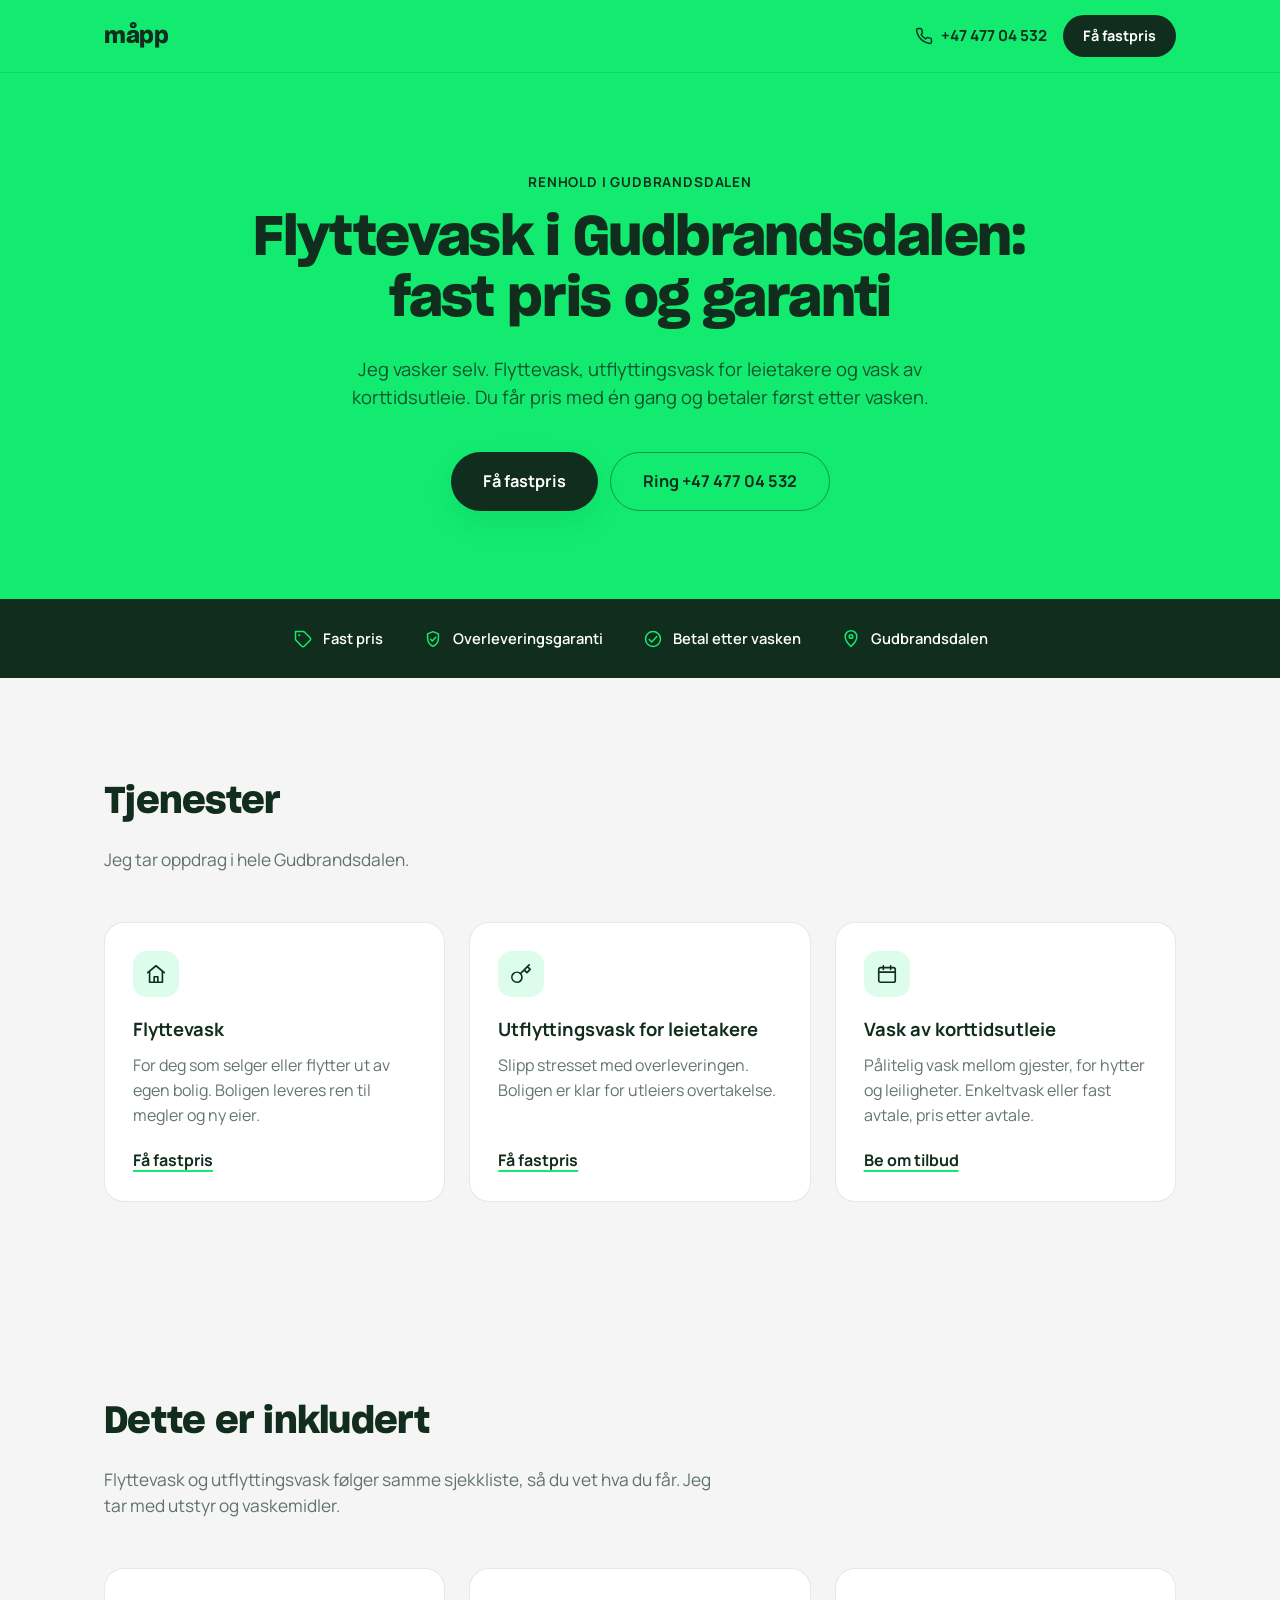
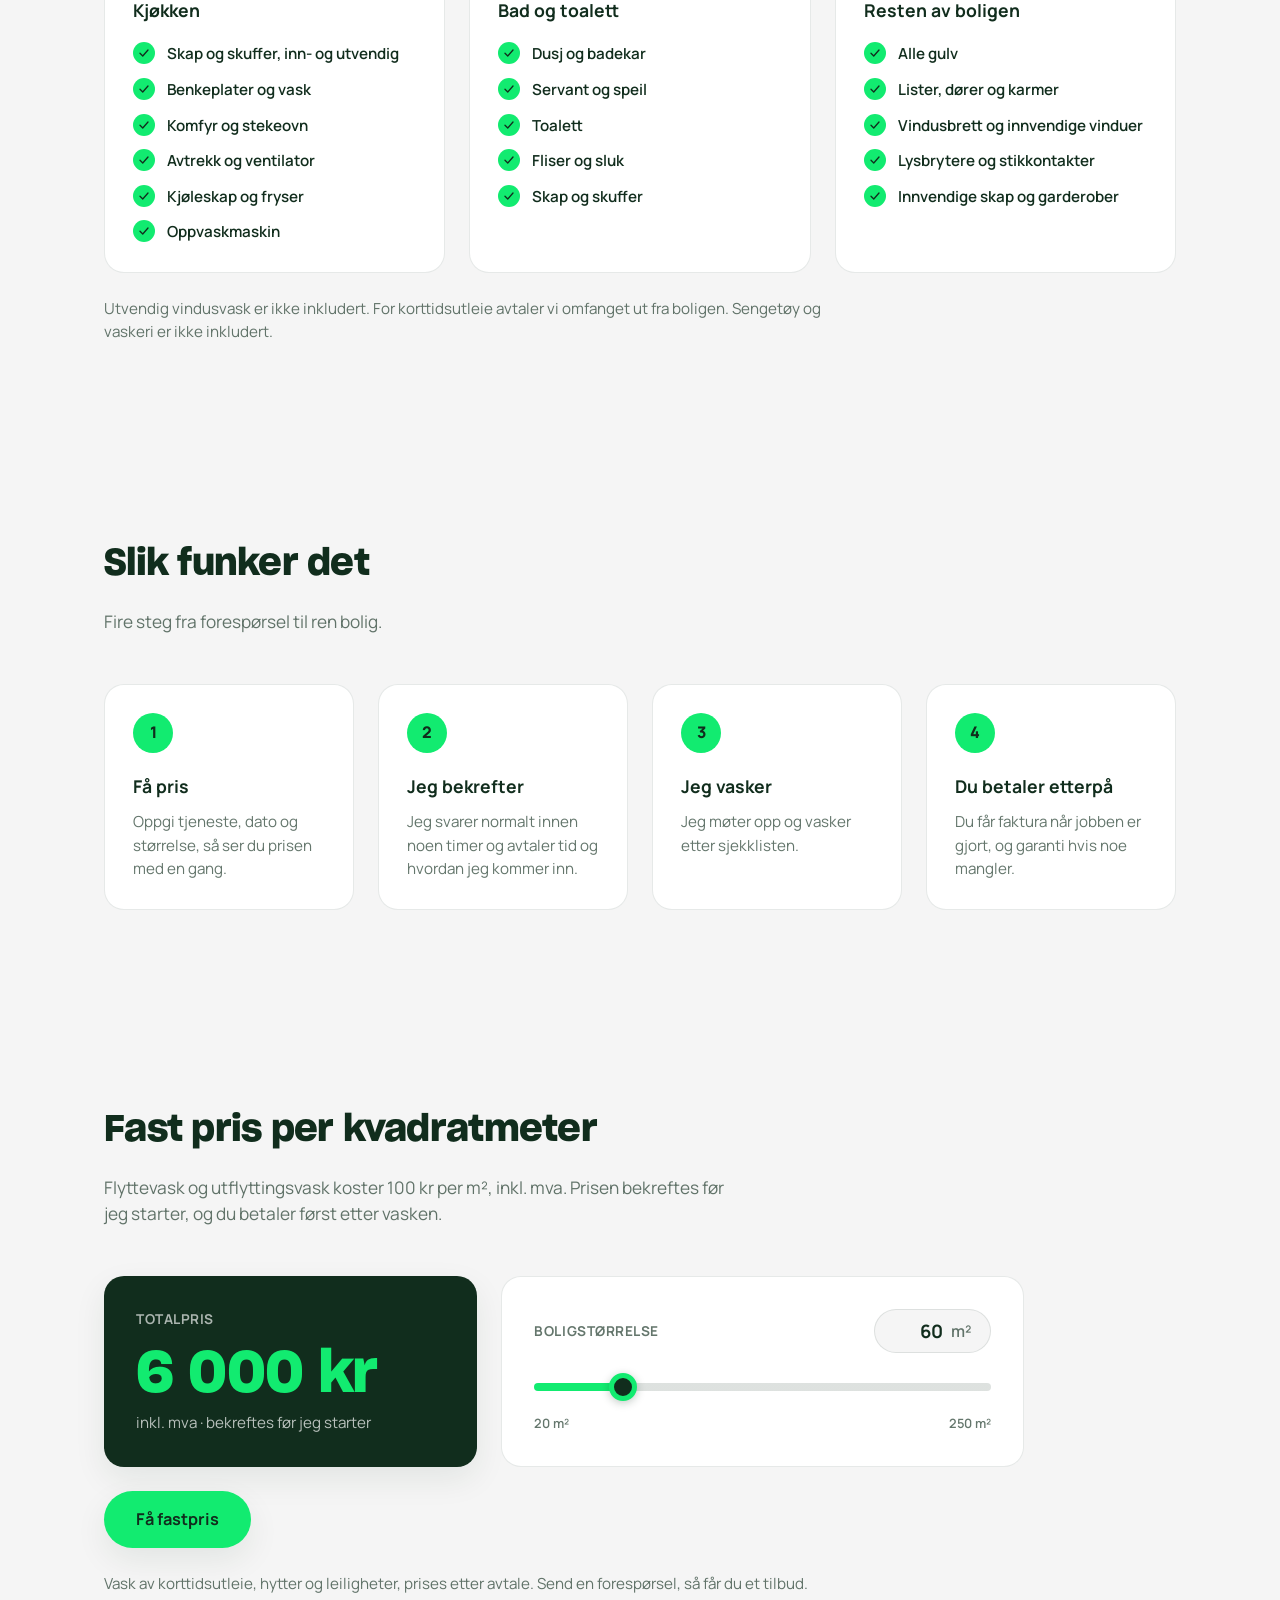
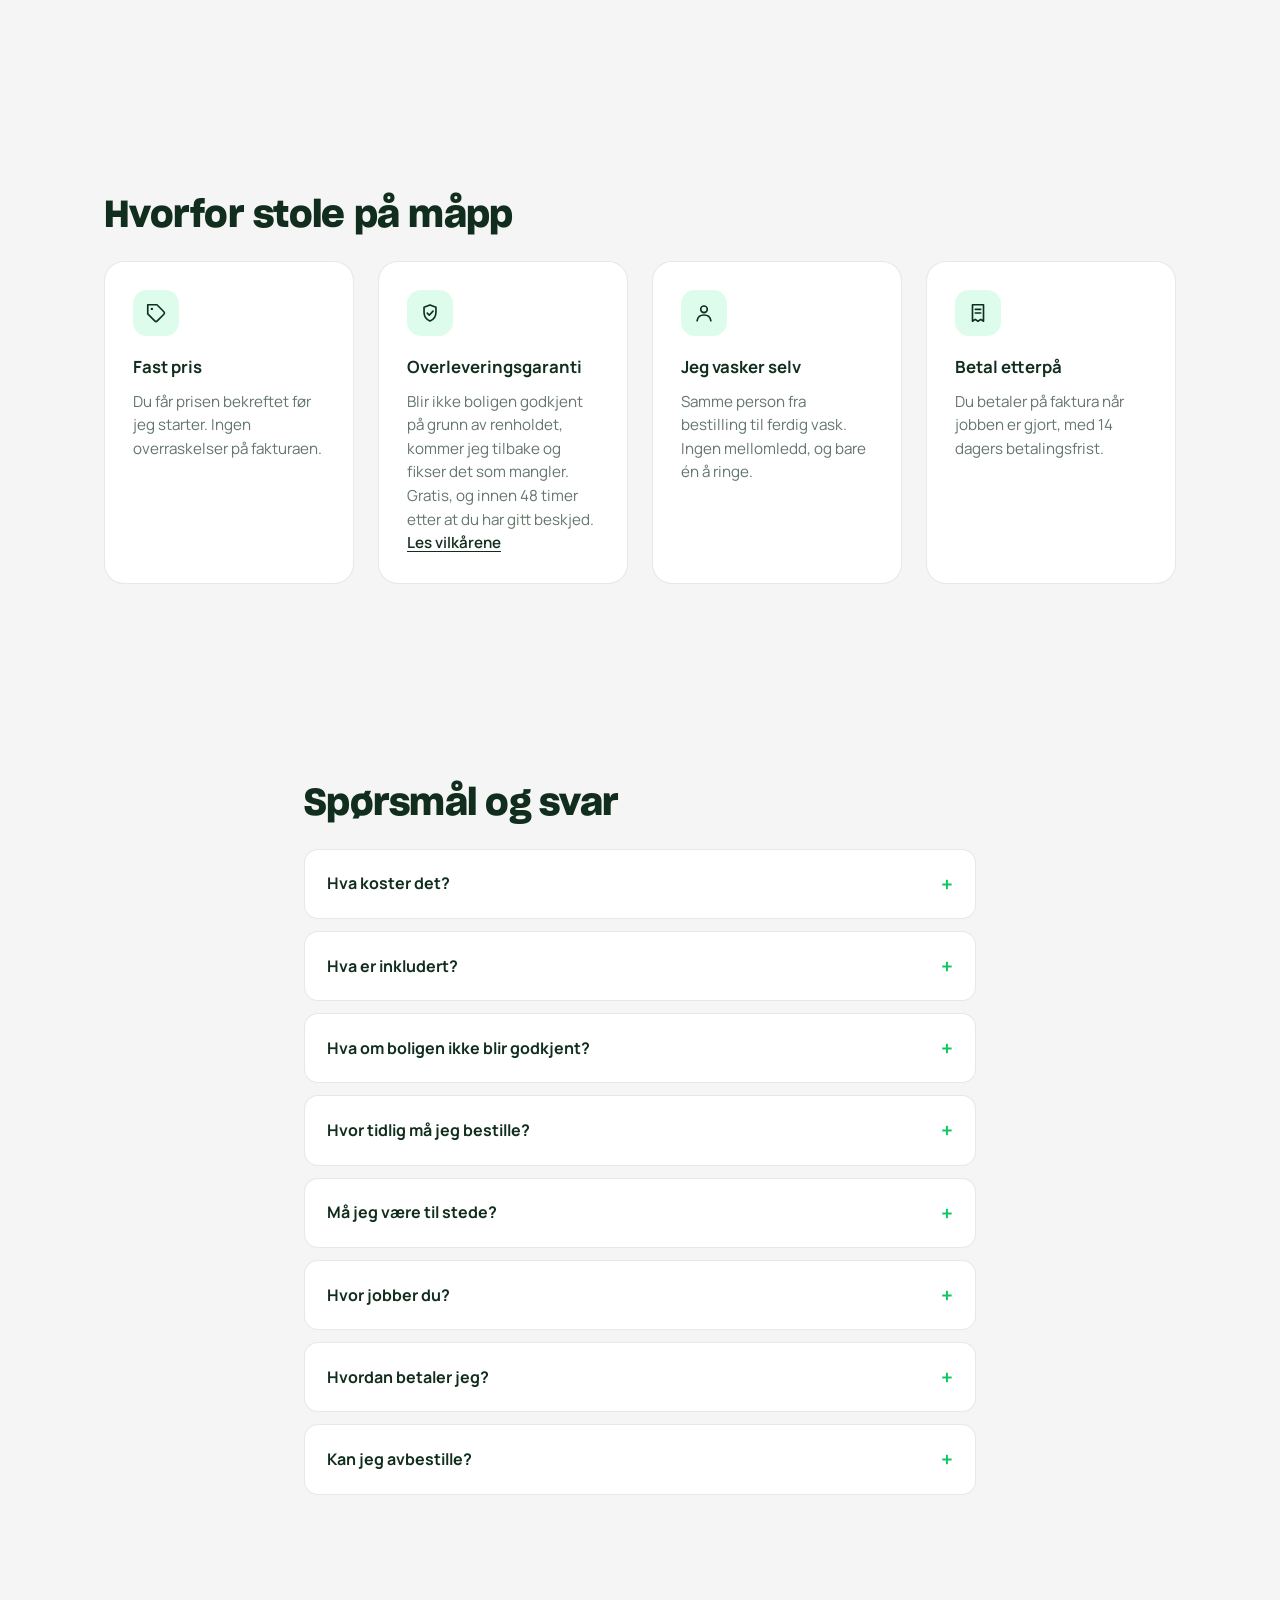
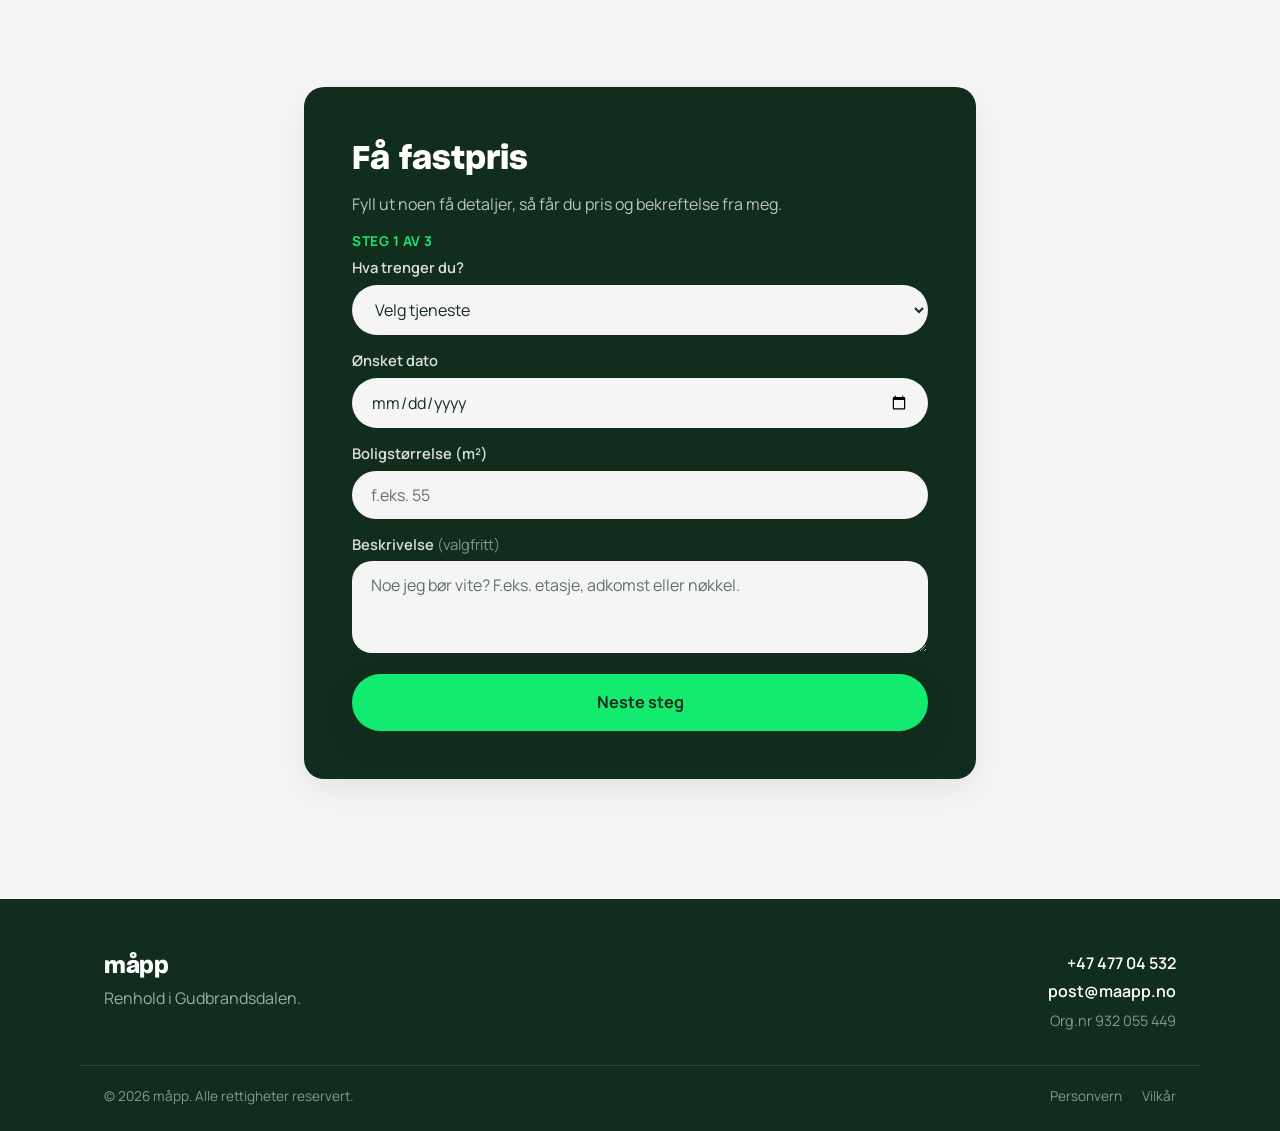
<file: index.html>
<!DOCTYPE html>
<html lang="no">
<head>
<meta charset="UTF-8">
<meta name="viewport" content="width=device-width, initial-scale=1.0">
<title>måpp — Flyttevask i Gudbrandsdalen</title>
<meta name="description" content="Flyttevask, utflyttingsvask for leietakere og vask av korttidsutleie i Gudbrandsdalen. Fast pris, overleveringsgaranti og betaling etter vasken.">
<link rel="canonical" href="https://maapp.no/">
<meta property="og:type" content="website">
<meta property="og:locale" content="nb_NO">
<meta property="og:title" content="måpp — Flyttevask i Gudbrandsdalen">
<meta property="og:description" content="Fast pris, overleveringsgaranti og betaling etter vasken. Flyttevask, utflyttingsvask og vask av korttidsutleie.">
<meta property="og:url" content="https://maapp.no/">
<link rel="icon" type="image/png" href="icon.png">
<link rel="preconnect" href="https://fonts.googleapis.com">
<link rel="preconnect" href="https://fonts.gstatic.com" crossorigin>
<link href="https://fonts.googleapis.com/css2?family=Manrope:wght@400;500;600;700;800&display=swap" rel="stylesheet">
<link rel="stylesheet" href="css/style.css">
<script type="application/ld+json">
{
  "@context": "https://schema.org",
  "@type": "LocalBusiness",
  "name": "måpp",
  "url": "https://maapp.no/",
  "telephone": "+4747704532",
  "email": "post@maapp.no",
  "description": "Flyttevask, utflyttingsvask for leietakere og vask av korttidsutleie i Gudbrandsdalen.",
  "areaServed": { "@type": "AdministrativeArea", "name": "Gudbrandsdalen" }
}
</script>
</head>
<body>

<header class="site-header" id="top">
  <div class="container header-inner">
    <a href="#top" class="logo">måpp</a>

    <div class="header-actions">
      <a href="tel:+4747704532" class="header-phone" aria-label="Ring +47 477 04 532">
        <svg viewBox="0 0 24 24" fill="none" stroke="currentColor" stroke-width="1.9" stroke-linecap="round" stroke-linejoin="round" aria-hidden="true">
          <path d="M22 16.92v3a2 2 0 0 1-2.18 2 19.79 19.79 0 0 1-8.63-3.07 19.5 19.5 0 0 1-6-6 19.79 19.79 0 0 1-3.07-8.67A2 2 0 0 1 4.11 2h3a2 2 0 0 1 2 1.72 12.84 12.84 0 0 0 .7 2.81 2 2 0 0 1-.45 2.11L8.09 9.91a16 16 0 0 0 6 6l1.27-1.27a2 2 0 0 1 2.11-.45 12.84 12.84 0 0 0 2.81.7A2 2 0 0 1 22 16.92z"/>
        </svg>
        <span class="header-phone-number">+47 477 04 532</span>
      </a>
      <a href="#skjema" class="btn btn-primary btn-small">Få fastpris</a>
    </div>
  </div>
</header>

<main>

  <!-- HERO -->
  <section class="hero">
    <div class="container hero-inner">
      <p class="eyebrow">Renhold i Gudbrandsdalen</p>
      <h1>Flyttevask i Gudbrandsdalen: fast pris og garanti</h1>
      <p class="hero-sub">
        Jeg vasker selv. Flyttevask, utflyttingsvask for leietakere og vask av korttidsutleie.
        Du får pris med én gang og betaler først etter vasken.
      </p>
      <div class="hero-actions">
        <a href="#skjema" class="btn btn-primary btn-large">Få fastpris</a>
        <a href="tel:+4747704532" class="btn btn-outline btn-large">Ring +47 477 04 532</a>
      </div>
    </div>
  </section>

  <!-- TRUST BANNER -->
  <section class="trust-banner">
    <div class="container trust-banner-inner">
      <div class="trust-banner-item">
        <span class="icon-banner" aria-hidden="true">
          <svg viewBox="0 0 24 24" fill="none" stroke="currentColor" stroke-width="1.8" stroke-linecap="round" stroke-linejoin="round">
            <path d="M20.6 13.4l-7.2 7.2a2 2 0 0 1-2.8 0L3 13V3h10l7.6 7.6a2 2 0 0 1 0 2.8z"/>
            <circle cx="7.5" cy="7.5" r="1.3" fill="currentColor" stroke="none"/>
          </svg>
        </span>
        <span>Fast pris</span>
      </div>
      <div class="trust-banner-item">
        <span class="icon-banner" aria-hidden="true">
          <svg viewBox="0 0 24 24" fill="none" stroke="currentColor" stroke-width="1.8" stroke-linecap="round" stroke-linejoin="round">
            <path d="M12 3.2l6.5 2.6v5.4c0 4.4-2.8 8-6.5 9.6-3.7-1.6-6.5-5.2-6.5-9.6V5.8L12 3.2z"/>
            <polyline points="9 12.2 11.2 14.4 15.3 9.9"/>
          </svg>
        </span>
        <span>Overleveringsgaranti</span>
      </div>
      <div class="trust-banner-item">
        <span class="icon-banner" aria-hidden="true">
          <svg viewBox="0 0 24 24" fill="none" stroke="currentColor" stroke-width="1.8">
            <circle cx="12" cy="12" r="9"/>
            <polyline points="7.5 12.5 10.5 15.5 16.5 9" stroke-linecap="round" stroke-linejoin="round"/>
          </svg>
        </span>
        <span>Betal etter vasken</span>
      </div>
      <div class="trust-banner-item">
        <span class="icon-banner" aria-hidden="true">
          <svg viewBox="0 0 24 24" fill="none" stroke="currentColor" stroke-width="1.8" stroke-linecap="round" stroke-linejoin="round">
            <path d="M12 21s7-6.5 7-12a7 7 0 10-14 0c0 5.5 7 12 7 12z"/>
            <circle cx="12" cy="9" r="2.2"/>
          </svg>
        </span>
        <span>Gudbrandsdalen</span>
      </div>
    </div>
  </section>

  <!-- SERVICES -->
  <section class="section" id="tjenester">
    <div class="container">
      <h2 class="section-title reveal">Tjenester</h2>
      <p class="section-lead reveal">Jeg tar oppdrag i hele Gudbrandsdalen.</p>

      <div class="service-grid">
        <div class="service-card reveal">
          <span class="icon icon-box" aria-hidden="true">
            <svg viewBox="0 0 24 24" fill="none" stroke="currentColor" stroke-width="1.8" stroke-linecap="round" stroke-linejoin="round">
              <path d="M3 10.5L12 3l9 7.5"/><path d="M5 9.5V21h14V9.5"/><path d="M10 21v-6h4v6"/>
            </svg>
          </span>
          <h3>Flyttevask</h3>
          <p>For deg som selger eller flytter ut av egen bolig. Boligen leveres ren til megler og ny eier.</p>
          <a href="#skjema" class="service-link" data-service="Flyttevask">Få fastpris</a>
        </div>
        <div class="service-card reveal">
          <span class="icon icon-box" aria-hidden="true">
            <svg viewBox="0 0 24 24" fill="none" stroke="currentColor" stroke-width="1.8" stroke-linecap="round" stroke-linejoin="round">
              <path d="M21 2l-2 2m-7.61 7.61a5.5 5.5 0 1 1-7.778 7.778 5.5 5.5 0 0 1 7.777-7.777zm0 0L15.5 7.5m0 0l3 3L22 7l-3-3m-3.5 3.5L19 4"/>
            </svg>
          </span>
          <h3>Utflyttingsvask for leietakere</h3>
          <p>Slipp stresset med overleveringen. Boligen er klar for utleiers overtakelse.</p>
          <a href="#skjema" class="service-link" data-service="Utflyttingsvask for leietakere">Få fastpris</a>
        </div>
        <div class="service-card reveal">
          <span class="icon icon-box" aria-hidden="true">
            <svg viewBox="0 0 24 24" fill="none" stroke="currentColor" stroke-width="1.8" stroke-linecap="round" stroke-linejoin="round">
              <rect x="3" y="5" width="18" height="16" rx="2"/><path d="M3 10h18M8 3v4M16 3v4"/>
            </svg>
          </span>
          <h3>Vask av korttidsutleie</h3>
          <p>Pålitelig vask mellom gjester, for hytter og leiligheter. Enkeltvask eller fast avtale, pris etter avtale.</p>
          <a href="#skjema" class="service-link" data-service="Vask av korttidsutleie">Be om tilbud</a>
        </div>
      </div>
    </div>
  </section>

  <!-- WHAT IS INCLUDED -->
  <section class="section" id="inkludert">
    <div class="container">
      <h2 class="section-title reveal">Dette er inkludert</h2>
      <p class="section-lead reveal">
        Flyttevask og utflyttingsvask følger samme sjekkliste, så du vet hva du får. Jeg tar med utstyr og vaskemidler.
      </p>

      <div class="include-grid">
        <div class="include-card reveal">
          <h3>Kjøkken</h3>
          <ul class="check-list">
            <li><span class="icon icon-check" aria-hidden="true"><svg viewBox="0 0 24 24" fill="none" stroke="currentColor" stroke-width="2.6" stroke-linecap="round" stroke-linejoin="round"><polyline points="4 12.5 9.5 18 20 6"/></svg></span>Skap og skuffer, inn- og utvendig</li>
            <li><span class="icon icon-check" aria-hidden="true"><svg viewBox="0 0 24 24" fill="none" stroke="currentColor" stroke-width="2.6" stroke-linecap="round" stroke-linejoin="round"><polyline points="4 12.5 9.5 18 20 6"/></svg></span>Benkeplater og vask</li>
            <li><span class="icon icon-check" aria-hidden="true"><svg viewBox="0 0 24 24" fill="none" stroke="currentColor" stroke-width="2.6" stroke-linecap="round" stroke-linejoin="round"><polyline points="4 12.5 9.5 18 20 6"/></svg></span>Komfyr og stekeovn</li>
            <li><span class="icon icon-check" aria-hidden="true"><svg viewBox="0 0 24 24" fill="none" stroke="currentColor" stroke-width="2.6" stroke-linecap="round" stroke-linejoin="round"><polyline points="4 12.5 9.5 18 20 6"/></svg></span>Avtrekk og ventilator</li>
            <li><span class="icon icon-check" aria-hidden="true"><svg viewBox="0 0 24 24" fill="none" stroke="currentColor" stroke-width="2.6" stroke-linecap="round" stroke-linejoin="round"><polyline points="4 12.5 9.5 18 20 6"/></svg></span>Kjøleskap og fryser</li>
            <li><span class="icon icon-check" aria-hidden="true"><svg viewBox="0 0 24 24" fill="none" stroke="currentColor" stroke-width="2.6" stroke-linecap="round" stroke-linejoin="round"><polyline points="4 12.5 9.5 18 20 6"/></svg></span>Oppvaskmaskin</li>
          </ul>
        </div>
        <div class="include-card reveal">
          <h3>Bad og toalett</h3>
          <ul class="check-list">
            <li><span class="icon icon-check" aria-hidden="true"><svg viewBox="0 0 24 24" fill="none" stroke="currentColor" stroke-width="2.6" stroke-linecap="round" stroke-linejoin="round"><polyline points="4 12.5 9.5 18 20 6"/></svg></span>Dusj og badekar</li>
            <li><span class="icon icon-check" aria-hidden="true"><svg viewBox="0 0 24 24" fill="none" stroke="currentColor" stroke-width="2.6" stroke-linecap="round" stroke-linejoin="round"><polyline points="4 12.5 9.5 18 20 6"/></svg></span>Servant og speil</li>
            <li><span class="icon icon-check" aria-hidden="true"><svg viewBox="0 0 24 24" fill="none" stroke="currentColor" stroke-width="2.6" stroke-linecap="round" stroke-linejoin="round"><polyline points="4 12.5 9.5 18 20 6"/></svg></span>Toalett</li>
            <li><span class="icon icon-check" aria-hidden="true"><svg viewBox="0 0 24 24" fill="none" stroke="currentColor" stroke-width="2.6" stroke-linecap="round" stroke-linejoin="round"><polyline points="4 12.5 9.5 18 20 6"/></svg></span>Fliser og sluk</li>
            <li><span class="icon icon-check" aria-hidden="true"><svg viewBox="0 0 24 24" fill="none" stroke="currentColor" stroke-width="2.6" stroke-linecap="round" stroke-linejoin="round"><polyline points="4 12.5 9.5 18 20 6"/></svg></span>Skap og skuffer</li>
          </ul>
        </div>
        <div class="include-card reveal">
          <h3>Resten av boligen</h3>
          <ul class="check-list">
            <li><span class="icon icon-check" aria-hidden="true"><svg viewBox="0 0 24 24" fill="none" stroke="currentColor" stroke-width="2.6" stroke-linecap="round" stroke-linejoin="round"><polyline points="4 12.5 9.5 18 20 6"/></svg></span>Alle gulv</li>
            <li><span class="icon icon-check" aria-hidden="true"><svg viewBox="0 0 24 24" fill="none" stroke="currentColor" stroke-width="2.6" stroke-linecap="round" stroke-linejoin="round"><polyline points="4 12.5 9.5 18 20 6"/></svg></span>Lister, dører og karmer</li>
            <li><span class="icon icon-check" aria-hidden="true"><svg viewBox="0 0 24 24" fill="none" stroke="currentColor" stroke-width="2.6" stroke-linecap="round" stroke-linejoin="round"><polyline points="4 12.5 9.5 18 20 6"/></svg></span>Vindusbrett og innvendige vinduer</li>
            <li><span class="icon icon-check" aria-hidden="true"><svg viewBox="0 0 24 24" fill="none" stroke="currentColor" stroke-width="2.6" stroke-linecap="round" stroke-linejoin="round"><polyline points="4 12.5 9.5 18 20 6"/></svg></span>Lysbrytere og stikkontakter</li>
            <li><span class="icon icon-check" aria-hidden="true"><svg viewBox="0 0 24 24" fill="none" stroke="currentColor" stroke-width="2.6" stroke-linecap="round" stroke-linejoin="round"><polyline points="4 12.5 9.5 18 20 6"/></svg></span>Innvendige skap og garderober</li>
          </ul>
        </div>
      </div>

      <p class="include-note reveal">
        Utvendig vindusvask er ikke inkludert. For korttidsutleie avtaler vi omfanget ut fra boligen. Sengetøy og vaskeri er ikke inkludert.
      </p>
    </div>
  </section>

  <!-- HOW IT WORKS -->
  <section class="section" id="slik-funker-det">
    <div class="container">
      <h2 class="section-title reveal">Slik funker det</h2>
      <p class="section-lead reveal">Fire steg fra forespørsel til ren bolig.</p>

      <div class="how-grid">
        <div class="how-card reveal">
          <span class="how-number">1</span>
          <h3>Få pris</h3>
          <p>Oppgi tjeneste, dato og størrelse, så ser du prisen med en gang.</p>
        </div>
        <div class="how-card reveal">
          <span class="how-number">2</span>
          <h3>Jeg bekrefter</h3>
          <p>Jeg svarer normalt innen noen timer og avtaler tid og hvordan jeg kommer inn.</p>
        </div>
        <div class="how-card reveal">
          <span class="how-number">3</span>
          <h3>Jeg vasker</h3>
          <p>Jeg møter opp og vasker etter sjekklisten.</p>
        </div>
        <div class="how-card reveal">
          <span class="how-number">4</span>
          <h3>Du betaler etterpå</h3>
          <p>Du får faktura når jobben er gjort, og garanti hvis noe mangler.</p>
        </div>
      </div>
    </div>
  </section>

  <!-- PRICING -->
  <section class="section" id="pris">
    <div class="container">
      <h2 class="section-title reveal">Fast pris per kvadratmeter</h2>
      <p class="section-lead reveal">
        Flyttevask og utflyttingsvask koster 100 kr per m², inkl. mva. Prisen bekreftes før jeg starter, og du betaler først etter vasken.
      </p>

      <div class="reveal" data-calc>
        <div class="price-calc">
          <div class="price-calc-panel">
            <p class="calc-label">Totalpris</p>
            <output class="calc-total" data-total aria-live="polite">6 000 kr</output>
            <p class="calc-sub">inkl. mva · bekreftes før jeg starter</p>
          </div>
          <div class="price-calc-card">
            <div class="calc-head">
              <p class="calc-label">Boligstørrelse</p>
              <label class="calc-input">
                <input type="number" data-number min="1" max="1000" step="1" value="60" inputmode="numeric" aria-label="Boligstørrelse i kvadratmeter">
                <span>m²</span>
              </label>
            </div>
            <div class="calc-slider">
              <input type="range" class="calc-range" data-range min="20" max="250" step="5" value="60" aria-label="Boligstørrelse i kvadratmeter">
              <div class="calc-scale"><span>20 m²</span><span>250 m²</span></div>
            </div>
          </div>
        </div>
        <div class="price-calc-cta">
          <a href="#skjema" class="btn btn-primary btn-large" data-calc-cta>Få fastpris</a>
        </div>
      </div>

      <p class="include-note reveal">
        Vask av korttidsutleie, hytter og leiligheter, prises etter avtale. Send en forespørsel, så får du et tilbud.
      </p>
    </div>
  </section>

  <!-- TRUST -->
  <section class="section" id="hvorfor">
    <div class="container">
      <h2 class="section-title reveal">Hvorfor stole på måpp</h2>

      <div class="trust-grid">
        <div class="trust-card reveal">
          <span class="icon icon-box" aria-hidden="true">
            <svg viewBox="0 0 24 24" fill="none" stroke="currentColor" stroke-width="1.8" stroke-linecap="round" stroke-linejoin="round">
              <path d="M20.6 13.4l-7.2 7.2a2 2 0 0 1-2.8 0L3 13V3h10l7.6 7.6a2 2 0 0 1 0 2.8z"/>
              <circle cx="7.5" cy="7.5" r="1.3" fill="currentColor" stroke="none"/>
            </svg>
          </span>
          <h3>Fast pris</h3>
          <p>Du får prisen bekreftet før jeg starter. Ingen overraskelser på fakturaen.</p>
        </div>
        <div class="trust-card reveal">
          <span class="icon icon-box" aria-hidden="true">
            <svg viewBox="0 0 24 24" fill="none" stroke="currentColor" stroke-width="1.8" stroke-linecap="round" stroke-linejoin="round">
              <path d="M12 3.2l6.5 2.6v5.4c0 4.4-2.8 8-6.5 9.6-3.7-1.6-6.5-5.2-6.5-9.6V5.8L12 3.2z"/>
              <polyline points="9 12.2 11.2 14.4 15.3 9.9"/>
            </svg>
          </span>
          <h3>Overleveringsgaranti</h3>
          <p>
            Blir ikke boligen godkjent på grunn av renholdet, kommer jeg tilbake og fikser det som mangler. Gratis, og innen 48 timer etter at du har gitt beskjed.
            <a href="vilkaar.html#garanti">Les vilkårene</a>
          </p>
        </div>
        <div class="trust-card reveal">
          <span class="icon icon-box" aria-hidden="true">
            <svg viewBox="0 0 24 24" fill="none" stroke="currentColor" stroke-width="1.8" stroke-linecap="round" stroke-linejoin="round">
              <circle cx="12" cy="8" r="3.6"/><path d="M4.5 20.5c.6-4 3.7-6.3 7.5-6.3s6.9 2.3 7.5 6.3"/>
            </svg>
          </span>
          <h3>Jeg vasker selv</h3>
          <p>Samme person fra bestilling til ferdig vask. Ingen mellomledd, og bare én å ringe.</p>
        </div>
        <div class="trust-card reveal">
          <span class="icon icon-box" aria-hidden="true">
            <svg viewBox="0 0 24 24" fill="none" stroke="currentColor" stroke-width="1.8" stroke-linecap="round" stroke-linejoin="round">
              <path d="M6 3h12v18l-3-2-3 2-3-2-3 2z"/><path d="M9 8h6M9 12h6"/>
            </svg>
          </span>
          <h3>Betal etterpå</h3>
          <p>Du betaler på faktura når jobben er gjort, med 14 dagers betalingsfrist.</p>
        </div>
      </div>
    </div>
  </section>

  <!-- FAQ -->
  <section class="section" id="faq">
    <div class="container container-narrow">
      <h2 class="section-title reveal">Spørsmål og svar</h2>

      <div class="faq-list reveal">
        <details class="faq-item">
          <summary>Hva koster det?</summary>
          <p>Flyttevask og utflyttingsvask koster 100 kr per m², inkl. mva. Du får prisen bekreftet av meg før jeg starter. Vask av korttidsutleie prises etter avtale.</p>
        </details>
        <details class="faq-item">
          <summary>Hva er inkludert?</summary>
          <p>Kjøkken (også stekeovn), bad og toalett, alle gulv, lister, dører og karmer, innvendige skap og innvendige vinduer. Se hele listen lenger opp. Utvendig vindusvask er ikke inkludert.</p>
        </details>
        <details class="faq-item">
          <summary>Hva om boligen ikke blir godkjent?</summary>
          <p>Da kommer jeg tilbake og fikser det som mangler, gratis og innen 48 timer etter at du har gitt beskjed. Det gjelder renholdet i det avtalte omfanget. Les mer i <a href="vilkaar.html#garanti">vilkårene</a>.</p>
        </details>
        <details class="faq-item">
          <summary>Hvor tidlig må jeg bestille?</summary>
          <p>Helst noen dager i forveien. Jeg svarer normalt innen noen timer. Haster det, send en forespørsel eller ring, så ser jeg hva som er mulig.</p>
        </details>
        <details class="faq-item">
          <summary>Må jeg være til stede?</summary>
          <p>Nei. Vi avtaler hvordan jeg kommer inn, for eksempel med nøkkel eller nøkkelboks. Boligen må være tømt for løsøre før jeg starter.</p>
        </details>
        <details class="faq-item">
          <summary>Hvor jobber du?</summary>
          <p>Jeg tar oppdrag i hele Gudbrandsdalen. Kjerneområdet mitt er Sel, Vågå, Lom, Nord-Fron, Dovre og Sør-Fron.</p>
        </details>
        <details class="faq-item">
          <summary>Hvordan betaler jeg?</summary>
          <p>Du betaler på faktura etter at jeg er ferdig. Betalingsfristen er 14 dager.</p>
        </details>
        <details class="faq-item">
          <summary>Kan jeg avbestille?</summary>
          <p>Ja, gratis frem til 24 timer før avtalt tid. Avbestiller du senere, kan jeg kreve et gebyr. Se <a href="vilkaar.html#avbestilling">vilkårene</a>.</p>
        </details>
      </div>
    </div>
  </section>

  <!-- FORM -->
  <section class="section form-section" id="skjema">
    <div class="container container-narrow">
      <div class="form-card reveal">

        <div class="form-intro" id="form-intro">
          <h2>Få fastpris</h2>
          <p>Fyll ut noen få detaljer, så får du pris og bekreftelse fra meg.</p>
          <p class="form-progress" id="form-progress">Steg 1 av 3</p>
        </div>

        <form id="lead-form" action="https://formspree.io/f/REPLACE_WITH_YOUR_FORM_ID" method="POST" novalidate>
          <!-- Honeypot spam trap -->
          <input type="text" name="_gotcha" class="hp-field" tabindex="-1" autocomplete="off">
          <input type="hidden" name="_subject" value="Ny forespørsel fra måpp.no">
          <input type="hidden" name="Estimert pris" id="estimat-felt" value="">

          <div class="form-step" data-step="1">
            <div class="field">
              <label for="tjeneste">Hva trenger du?</label>
              <select id="tjeneste" name="Tjeneste" required>
                <option value="" disabled selected>Velg tjeneste</option>
                <option value="Flyttevask">Flyttevask</option>
                <option value="Utflyttingsvask for leietakere">Utflyttingsvask for leietakere</option>
                <option value="Vask av korttidsutleie">Vask av korttidsutleie</option>
              </select>
            </div>

            <div class="field">
              <label for="dato">Ønsket dato</label>
              <input type="date" id="dato" name="Ønsket dato" required>
            </div>

            <div class="field">
              <label for="storrelse">Boligstørrelse (m²)</label>
              <input type="number" id="storrelse" name="Boligstørrelse (m²)" min="1" max="1000" inputmode="numeric" placeholder="f.eks. 55" required>
              <p class="form-estimate" id="form-estimate" aria-live="polite" hidden></p>
            </div>

            <div class="field">
              <label for="kommentar">Beskrivelse <span class="optional">(valgfritt)</span></label>
              <textarea id="kommentar" name="Beskrivelse" rows="3" placeholder="Noe jeg bør vite? F.eks. etasje, adkomst eller nøkkel."></textarea>
            </div>

            <button type="button" class="btn btn-primary btn-large btn-block" data-action="next">Neste steg</button>
          </div>

          <div class="form-step" data-step="2" hidden>
            <div class="field">
              <label for="postnummer">Postnummer</label>
              <input type="text" id="postnummer" name="Postnummer" inputmode="numeric" pattern="[0-9]{4}" maxlength="4" placeholder="f.eks. 2680" required>
            </div>

            <div class="field">
              <label for="poststed">Poststed</label>
              <input type="text" id="poststed" name="Poststed" placeholder="f.eks. Vågå" required>
            </div>

            <div class="field">
              <label for="adresse">Adresse</label>
              <input type="text" id="adresse" name="Adresse" placeholder="Gate og husnummer" required>
            </div>

            <div class="form-step-actions">
              <button type="button" class="btn btn-ghost btn-large" data-action="back">Tilbake</button>
              <button type="button" class="btn btn-primary btn-large" data-action="next">Neste steg</button>
            </div>
          </div>

          <div class="form-step" data-step="3" hidden>
            <div class="field">
              <label for="navn">Navn</label>
              <input type="text" id="navn" name="Navn" autocomplete="name" required>
            </div>

            <div class="field">
              <label for="telefon">Telefon</label>
              <input type="tel" id="telefon" name="Telefon" autocomplete="tel" required>
            </div>

            <div class="field">
              <label for="epost">E-post</label>
              <input type="email" id="epost" name="E-post" autocomplete="email" required>
            </div>

            <div class="field field-checkbox">
              <label class="checkbox-label">
                <input type="checkbox" id="samtykke" name="Godtatt vilkår og personvern" value="Ja" required>
                <span>Jeg har lest <a href="personvern.html" target="_blank" rel="noopener">personvernerklæringen</a> og <a href="vilkaar.html" target="_blank" rel="noopener">vilkårene</a>.</span>
              </label>
            </div>

            <div class="form-step-actions">
              <button type="button" class="btn btn-ghost btn-large" data-action="back">Tilbake</button>
              <button type="submit" class="btn btn-primary btn-large" id="submit-btn">Send forespørsel</button>
            </div>
          </div>
        </form>

        <div class="form-success" id="form-success" hidden>
          <span class="icon icon-check-circle" aria-hidden="true">
            <svg viewBox="0 0 24 24" fill="none" stroke="var(--accent)" stroke-width="2.4" stroke-linecap="round" stroke-linejoin="round"><polyline points="4 12.5 9.5 18 20 6"/></svg>
          </span>
          <h2>Takk!</h2>
          <p>Jeg har mottatt forespørselen din og tar kontakt, normalt innen noen timer, for å bekrefte pris og tid.</p>
          <p class="form-success-note">Haster det? Ring <a href="tel:+4747704532">+47 477 04 532</a>.</p>
        </div>

        <p class="form-error" id="form-error" hidden>
          Noe gikk galt med innsendingen. Prøv gjerne igjen, eller ring <a href="tel:+4747704532">+47 477 04 532</a>.
        </p>

      </div>
    </div>
  </section>

</main>

<footer class="site-footer">
  <div class="container footer-inner">
    <div class="footer-brand">
      <p class="logo logo-light">måpp</p>
      <p>Renhold i Gudbrandsdalen.</p>
    </div>
    <div class="footer-contact">
      <p><a href="tel:+4747704532">+47 477 04 532</a></p>
      <p class="footer-secondary"><a href="mailto:post@maapp.no">post@maapp.no</a></p>
      <p class="footer-muted">Org.nr 932 055 449</p>
    </div>
  </div>
  <div class="container footer-bottom">
    <p>&copy; <span id="year"></span> måpp. Alle rettigheter reservert.</p>
    <nav class="footer-legal" aria-label="Juridisk informasjon">
      <a href="personvern.html" class="footer-legal-link">Personvern</a>
      <a href="vilkaar.html" class="footer-legal-link">Vilkår</a>
    </nav>
  </div>
</footer>

<script src="js/script.js"></script>
</body>
</html>
</file>
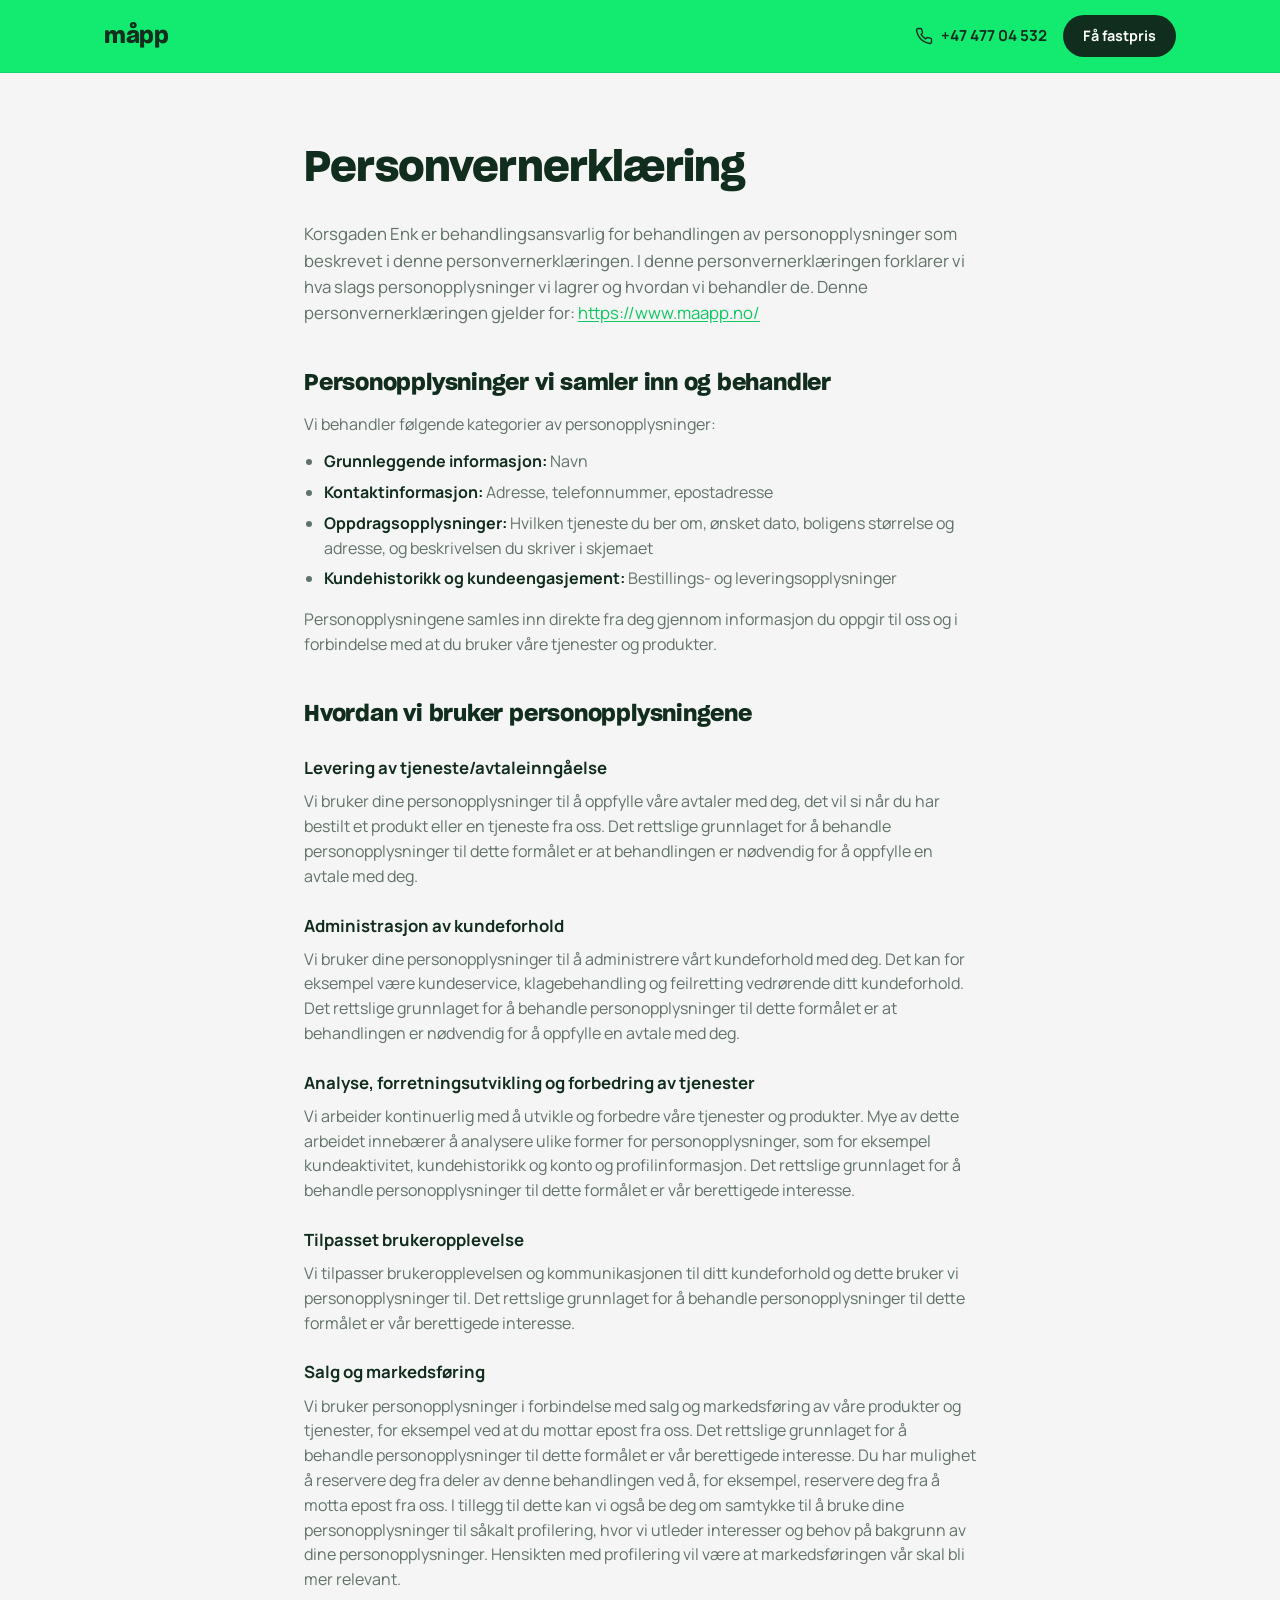
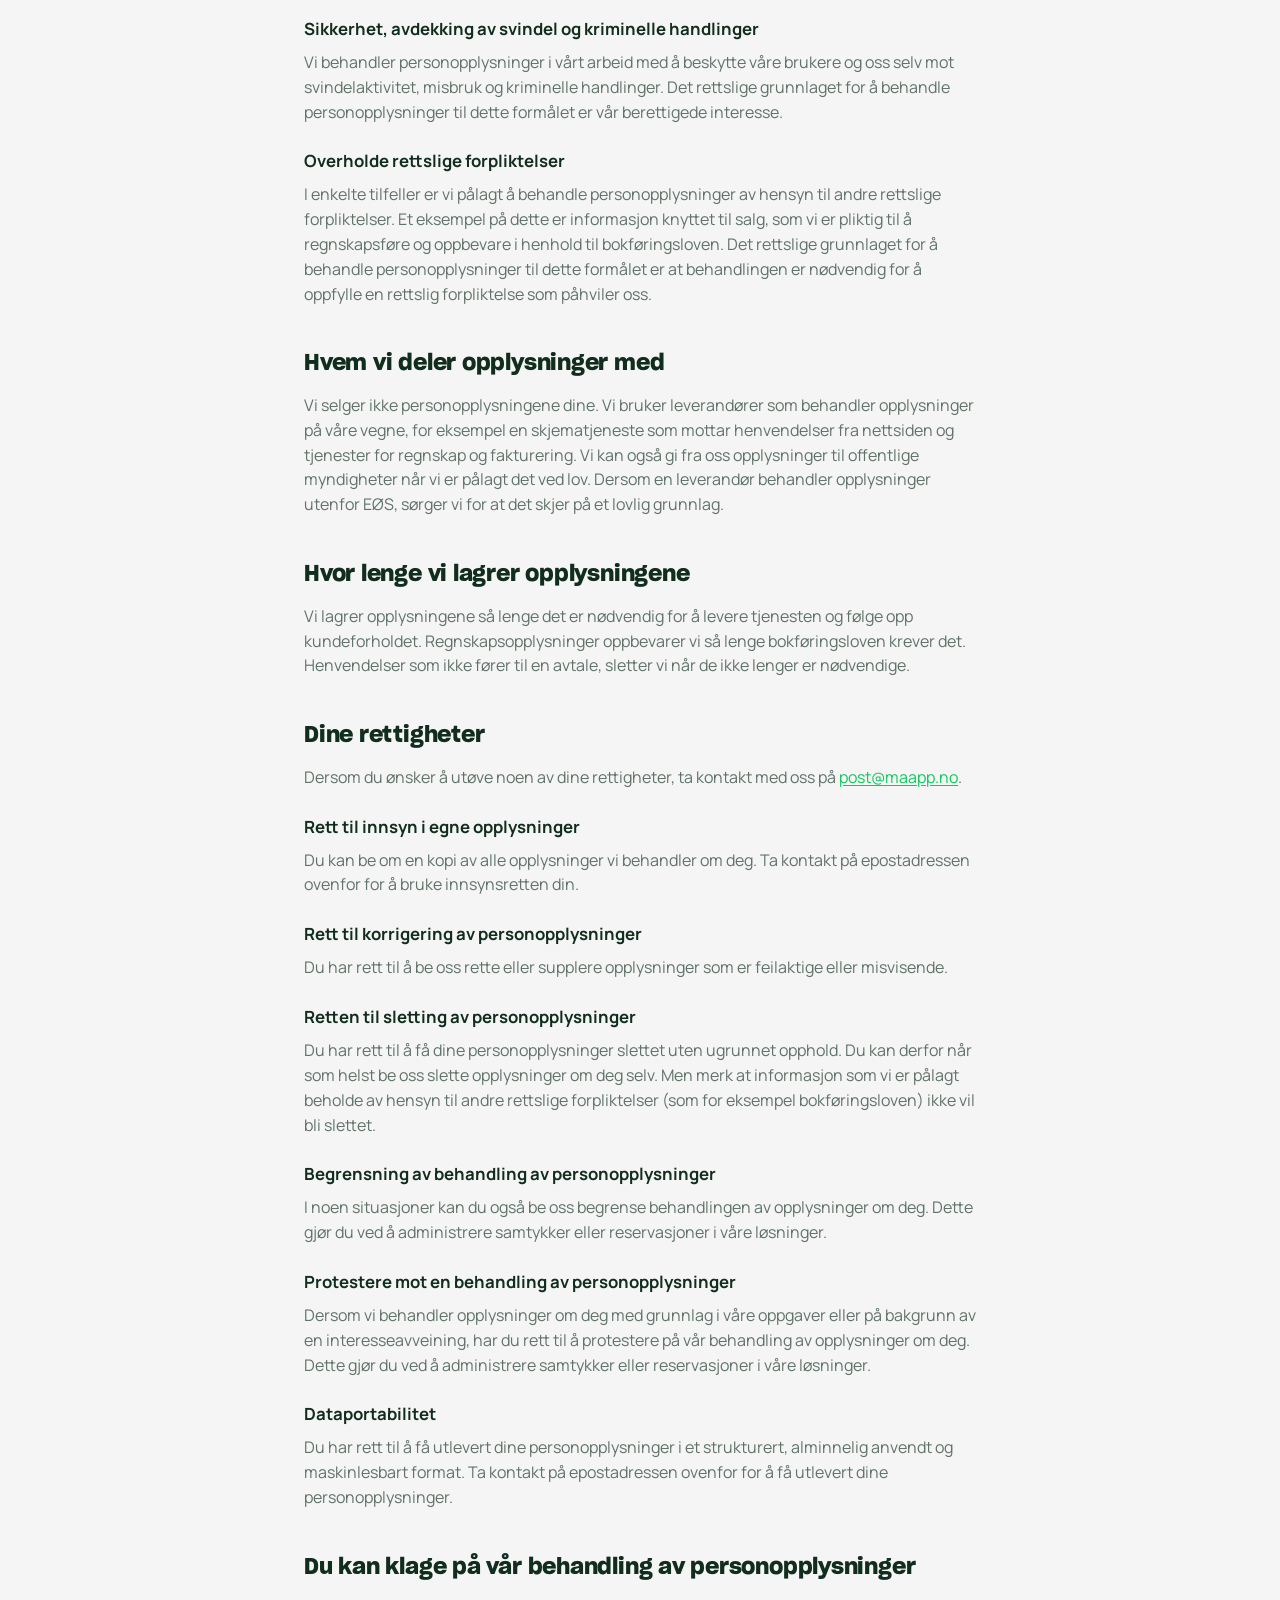
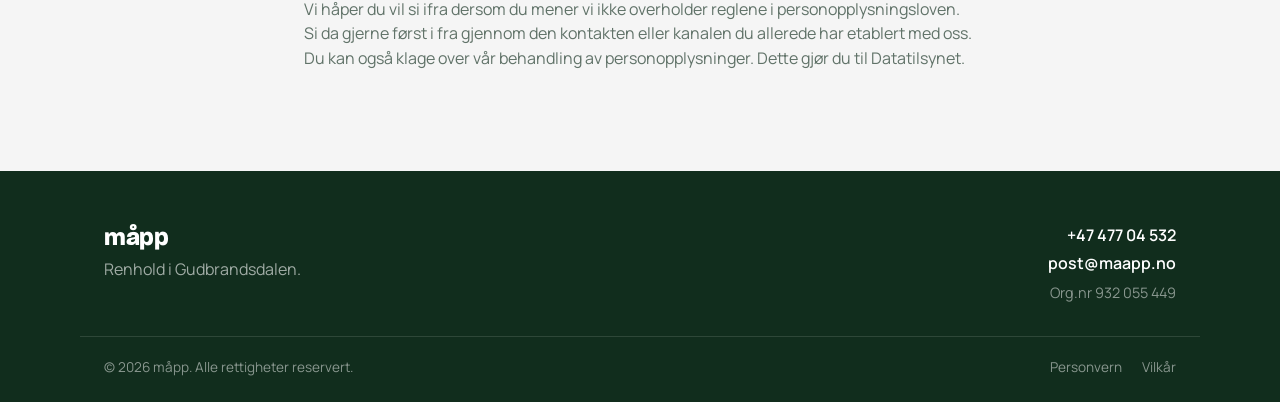
<file: personvern.html>
<!DOCTYPE html>
<html lang="no">
<head>
<meta charset="UTF-8">
<meta name="viewport" content="width=device-width, initial-scale=1.0">
<title>Personvernerklæring — måpp</title>
<meta name="description" content="Personvernerklæring for måpp — hvordan vi samler inn, bruker og beskytter personopplysningene dine.">
<link rel="icon" type="image/png" href="icon.png">
<link rel="preconnect" href="https://fonts.googleapis.com">
<link rel="preconnect" href="https://fonts.gstatic.com" crossorigin>
<link href="https://fonts.googleapis.com/css2?family=Manrope:wght@400;500;600;700;800&display=swap" rel="stylesheet">
<link rel="stylesheet" href="css/style.css">
</head>
<body>

<header class="site-header">
  <div class="container header-inner">
    <a href="index.html" class="logo">måpp</a>
    <div class="header-actions">
      <a href="tel:+4747704532" class="header-phone" aria-label="Ring +47 477 04 532">
        <svg viewBox="0 0 24 24" fill="none" stroke="currentColor" stroke-width="1.9" stroke-linecap="round" stroke-linejoin="round" aria-hidden="true">
          <path d="M22 16.92v3a2 2 0 0 1-2.18 2 19.79 19.79 0 0 1-8.63-3.07 19.5 19.5 0 0 1-6-6 19.79 19.79 0 0 1-3.07-8.67A2 2 0 0 1 4.11 2h3a2 2 0 0 1 2 1.72 12.84 12.84 0 0 0 .7 2.81 2 2 0 0 1-.45 2.11L8.09 9.91a16 16 0 0 0 6 6l1.27-1.27a2 2 0 0 1 2.11-.45 12.84 12.84 0 0 0 2.81.7A2 2 0 0 1 22 16.92z"/>
        </svg>
        <span class="header-phone-number">+47 477 04 532</span>
      </a>
      <a href="index.html#skjema" class="btn btn-primary btn-small">Få fastpris</a>
    </div>
  </div>
</header>

<main>
  <section class="section legal-page">
    <div class="container container-narrow">
      <h1 class="legal-title">Personvernerklæring</h1>
      <p class="legal-intro">
        Korsgaden Enk er behandlingsansvarlig for behandlingen av personopplysninger som beskrevet i denne
        personvernerklæringen. I denne personvernerklæringen forklarer vi hva slags personopplysninger vi lagrer
        og hvordan vi behandler de. Denne personvernerklæringen gjelder for:
        <a href="https://www.maapp.no/">https://www.maapp.no/</a>
      </p>

      <h2>Personopplysninger vi samler inn og behandler</h2>
      <p>Vi behandler følgende kategorier av personopplysninger:</p>
      <ul class="legal-list">
        <li><strong>Grunnleggende informasjon:</strong> Navn</li>
        <li><strong>Kontaktinformasjon:</strong> Adresse, telefonnummer, epostadresse</li>
        <li><strong>Oppdragsopplysninger:</strong> Hvilken tjeneste du ber om, ønsket dato, boligens størrelse og adresse, og beskrivelsen du skriver i skjemaet</li>
        <li><strong>Kundehistorikk og kundeengasjement:</strong> Bestillings- og leveringsopplysninger</li>
      </ul>
      <p>
        Personopplysningene samles inn direkte fra deg gjennom informasjon du oppgir til oss og i forbindelse
        med at du bruker våre tjenester og produkter.
      </p>

      <h2>Hvordan vi bruker personopplysningene</h2>

      <h3>Levering av tjeneste/avtaleinngåelse</h3>
      <p>
        Vi bruker dine personopplysninger til å oppfylle våre avtaler med deg, det vil si når du har bestilt et
        produkt eller en tjeneste fra oss. Det rettslige grunnlaget for å behandle personopplysninger til dette
        formålet er at behandlingen er nødvendig for å oppfylle en avtale med deg.
      </p>

      <h3>Administrasjon av kundeforhold</h3>
      <p>
        Vi bruker dine personopplysninger til å administrere vårt kundeforhold med deg. Det kan for eksempel
        være kundeservice, klagebehandling og feilretting vedrørende ditt kundeforhold. Det rettslige grunnlaget
        for å behandle personopplysninger til dette formålet er at behandlingen er nødvendig for å oppfylle en
        avtale med deg.
      </p>

      <h3>Analyse, forretningsutvikling og forbedring av tjenester</h3>
      <p>
        Vi arbeider kontinuerlig med å utvikle og forbedre våre tjenester og produkter. Mye av dette arbeidet
        innebærer å analysere ulike former for personopplysninger, som for eksempel kundeaktivitet,
        kundehistorikk og konto og profilinformasjon. Det rettslige grunnlaget for å behandle personopplysninger
        til dette formålet er vår berettigede interesse.
      </p>

      <h3>Tilpasset brukeropplevelse</h3>
      <p>
        Vi tilpasser brukeropplevelsen og kommunikasjonen til ditt kundeforhold og dette bruker vi
        personopplysninger til. Det rettslige grunnlaget for å behandle personopplysninger til dette formålet er
        vår berettigede interesse.
      </p>

      <h3>Salg og markedsføring</h3>
      <p>
        Vi bruker personopplysninger i forbindelse med salg og markedsføring av våre produkter og tjenester, for
        eksempel ved at du mottar epost fra oss. Det rettslige grunnlaget for å behandle personopplysninger til
        dette formålet er vår berettigede interesse. Du har mulighet å reservere deg fra deler av denne
        behandlingen ved å, for eksempel, reservere deg fra å motta epost fra oss. I tillegg til dette kan vi
        også be deg om samtykke til å bruke dine personopplysninger til såkalt profilering, hvor vi utleder
        interesser og behov på bakgrunn av dine personopplysninger. Hensikten med profilering vil være at
        markedsføringen vår skal bli mer relevant.
      </p>

      <h3>Sikkerhet, avdekking av svindel og kriminelle handlinger</h3>
      <p>
        Vi behandler personopplysninger i vårt arbeid med å beskytte våre brukere og oss selv mot
        svindelaktivitet, misbruk og kriminelle handlinger. Det rettslige grunnlaget for å behandle
        personopplysninger til dette formålet er vår berettigede interesse.
      </p>

      <h3>Overholde rettslige forpliktelser</h3>
      <p>
        I enkelte tilfeller er vi pålagt å behandle personopplysninger av hensyn til andre rettslige
        forpliktelser. Et eksempel på dette er informasjon knyttet til salg, som vi er pliktig til å
        regnskapsføre og oppbevare i henhold til bokføringsloven. Det rettslige grunnlaget for å behandle
        personopplysninger til dette formålet er at behandlingen er nødvendig for å oppfylle en rettslig
        forpliktelse som påhviler oss.
      </p>

      <h2>Hvem vi deler opplysninger med</h2>
      <p>
        Vi selger ikke personopplysningene dine. Vi bruker leverandører som behandler opplysninger på våre vegne,
        for eksempel en skjematjeneste som mottar henvendelser fra nettsiden og tjenester for regnskap og
        fakturering. Vi kan også gi fra oss opplysninger til offentlige myndigheter når vi er pålagt det ved lov.
        Dersom en leverandør behandler opplysninger utenfor EØS, sørger vi for at det skjer på et lovlig grunnlag.
      </p>

      <h2>Hvor lenge vi lagrer opplysningene</h2>
      <p>
        Vi lagrer opplysningene så lenge det er nødvendig for å levere tjenesten og følge opp kundeforholdet.
        Regnskapsopplysninger oppbevarer vi så lenge bokføringsloven krever det. Henvendelser som ikke fører til
        en avtale, sletter vi når de ikke lenger er nødvendige.
      </p>

      <h2>Dine rettigheter</h2>
      <p>
        Dersom du ønsker å utøve noen av dine rettigheter, ta kontakt med oss på
        <a href="mailto:post@maapp.no">post@maapp.no</a>.
      </p>

      <h3>Rett til innsyn i egne opplysninger</h3>
      <p>
        Du kan be om en kopi av alle opplysninger vi behandler om deg. Ta kontakt på epostadressen ovenfor for å
        bruke innsynsretten din.
      </p>

      <h3>Rett til korrigering av personopplysninger</h3>
      <p>Du har rett til å be oss rette eller supplere opplysninger som er feilaktige eller misvisende.</p>

      <h3>Retten til sletting av personopplysninger</h3>
      <p>
        Du har rett til å få dine personopplysninger slettet uten ugrunnet opphold. Du kan derfor når som helst
        be oss slette opplysninger om deg selv. Men merk at informasjon som vi er pålagt beholde av hensyn til
        andre rettslige forpliktelser (som for eksempel bokføringsloven) ikke vil bli slettet.
      </p>

      <h3>Begrensning av behandling av personopplysninger</h3>
      <p>
        I noen situasjoner kan du også be oss begrense behandlingen av opplysninger om deg. Dette gjør du ved å
        administrere samtykker eller reservasjoner i våre løsninger.
      </p>

      <h3>Protestere mot en behandling av personopplysninger</h3>
      <p>
        Dersom vi behandler opplysninger om deg med grunnlag i våre oppgaver eller på bakgrunn av en
        interesseavveining, har du rett til å protestere på vår behandling av opplysninger om deg. Dette gjør du
        ved å administrere samtykker eller reservasjoner i våre løsninger.
      </p>

      <h3>Dataportabilitet</h3>
      <p>
        Du har rett til å få utlevert dine personopplysninger i et strukturert, alminnelig anvendt og
        maskinlesbart format. Ta kontakt på epostadressen ovenfor for å få utlevert dine personopplysninger.
      </p>

      <h2>Du kan klage på vår behandling av personopplysninger</h2>
      <p>
        Vi håper du vil si ifra dersom du mener vi ikke overholder reglene i personopplysningsloven. Si da
        gjerne først i fra gjennom den kontakten eller kanalen du allerede har etablert med oss. Du kan også
        klage over vår behandling av personopplysninger. Dette gjør du til Datatilsynet.
      </p>
    </div>
  </section>
</main>

<footer class="site-footer">
  <div class="container footer-inner">
    <div class="footer-brand">
      <p class="logo logo-light">måpp</p>
      <p>Renhold i Gudbrandsdalen.</p>
    </div>
    <div class="footer-contact">
      <p><a href="tel:+4747704532">+47 477 04 532</a></p>
      <p class="footer-secondary"><a href="mailto:post@maapp.no">post@maapp.no</a></p>
      <p class="footer-muted">Org.nr 932 055 449</p>
    </div>
  </div>
  <div class="container footer-bottom">
    <p>&copy; <span id="year"></span> måpp. Alle rettigheter reservert.</p>
    <nav class="footer-legal" aria-label="Juridisk informasjon">
      <a href="personvern.html" class="footer-legal-link">Personvern</a>
      <a href="vilkaar.html" class="footer-legal-link">Vilkår</a>
    </nav>
  </div>
</footer>

<script src="js/script.js"></script>
</body>
</html>
</file>
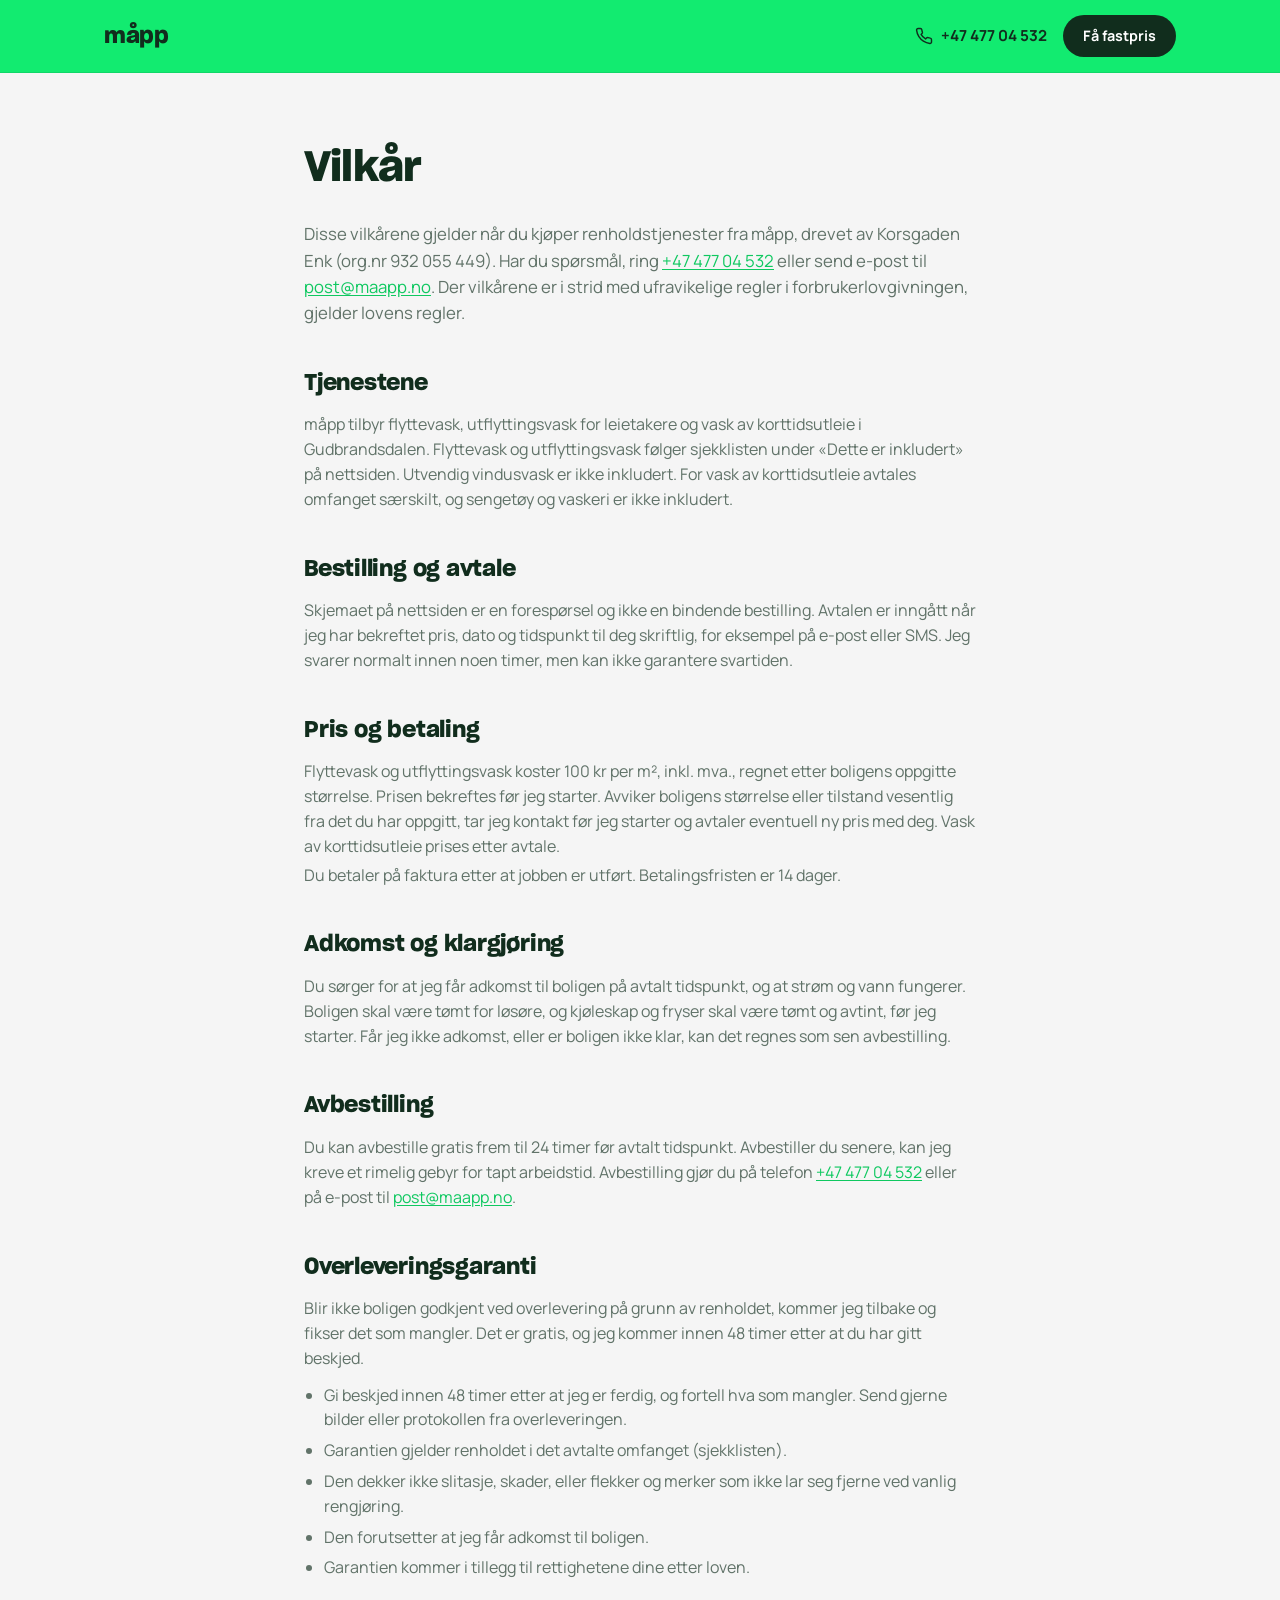
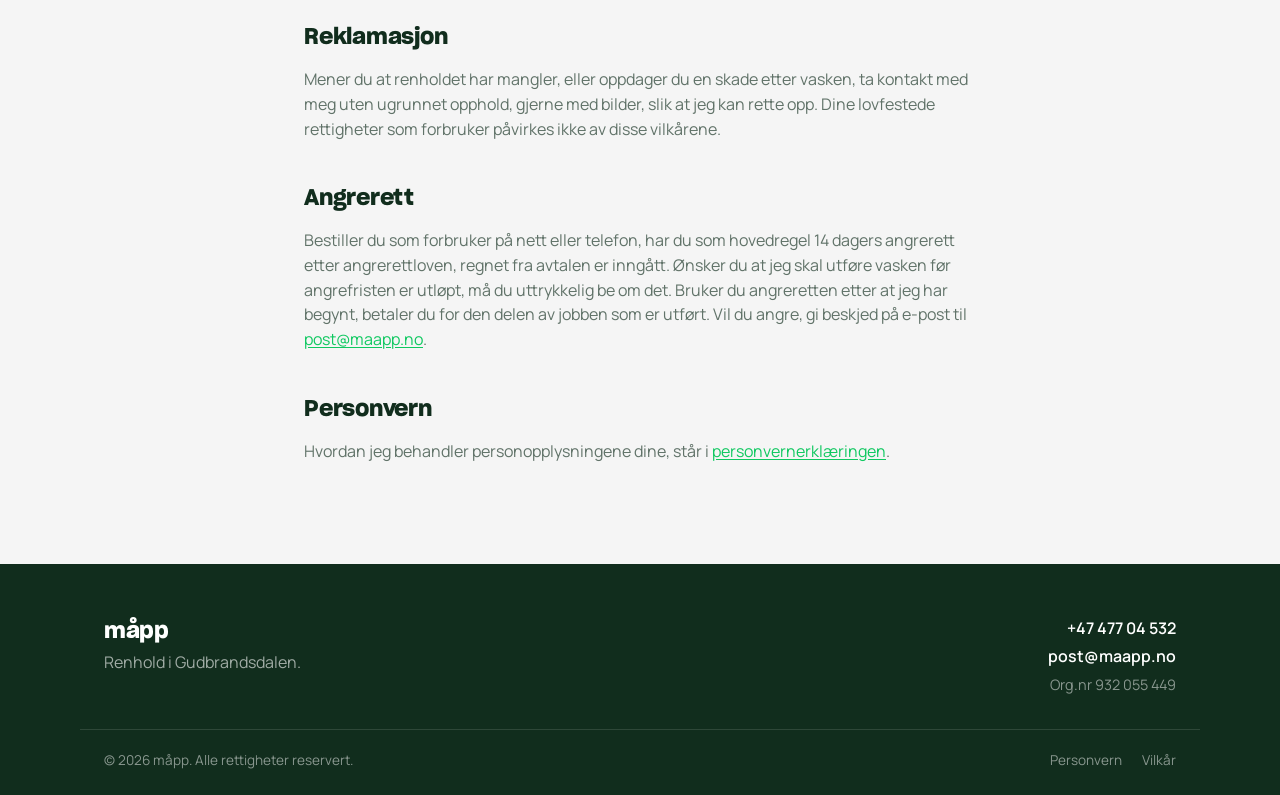
<file: vilkaar.html>
<!DOCTYPE html>
<html lang="no">
<head>
<meta charset="UTF-8">
<meta name="viewport" content="width=device-width, initial-scale=1.0">
<title>Vilkår — måpp</title>
<meta name="description" content="Vilkår for renholdstjenester fra måpp: pris og betaling, avbestilling, overleveringsgaranti og angrerett.">
<link rel="canonical" href="https://maapp.no/vilkaar.html">
<link rel="icon" type="image/png" href="icon.png">
<link rel="preconnect" href="https://fonts.googleapis.com">
<link rel="preconnect" href="https://fonts.gstatic.com" crossorigin>
<link href="https://fonts.googleapis.com/css2?family=Manrope:wght@400;500;600;700;800&display=swap" rel="stylesheet">
<link rel="stylesheet" href="css/style.css">
</head>
<body>

<header class="site-header">
  <div class="container header-inner">
    <a href="index.html" class="logo">måpp</a>
    <div class="header-actions">
      <a href="tel:+4747704532" class="header-phone" aria-label="Ring +47 477 04 532">
        <svg viewBox="0 0 24 24" fill="none" stroke="currentColor" stroke-width="1.9" stroke-linecap="round" stroke-linejoin="round" aria-hidden="true">
          <path d="M22 16.92v3a2 2 0 0 1-2.18 2 19.79 19.79 0 0 1-8.63-3.07 19.5 19.5 0 0 1-6-6 19.79 19.79 0 0 1-3.07-8.67A2 2 0 0 1 4.11 2h3a2 2 0 0 1 2 1.72 12.84 12.84 0 0 0 .7 2.81 2 2 0 0 1-.45 2.11L8.09 9.91a16 16 0 0 0 6 6l1.27-1.27a2 2 0 0 1 2.11-.45 12.84 12.84 0 0 0 2.81.7A2 2 0 0 1 22 16.92z"/>
        </svg>
        <span class="header-phone-number">+47 477 04 532</span>
      </a>
      <a href="index.html#skjema" class="btn btn-primary btn-small">Få fastpris</a>
    </div>
  </div>
</header>

<main>
  <section class="section legal-page">
    <div class="container container-narrow">
      <h1 class="legal-title">Vilkår</h1>
      <p class="legal-intro">
        Disse vilkårene gjelder når du kjøper renholdstjenester fra måpp, drevet av Korsgaden Enk (org.nr 932 055 449).
        Har du spørsmål, ring <a href="tel:+4747704532">+47 477 04 532</a> eller send e-post til
        <a href="mailto:post@maapp.no">post@maapp.no</a>. Der vilkårene er i strid med ufravikelige regler i
        forbrukerlovgivningen, gjelder lovens regler.
      </p>

      <h2>Tjenestene</h2>
      <p>
        måpp tilbyr flyttevask, utflyttingsvask for leietakere og vask av korttidsutleie i Gudbrandsdalen.
        Flyttevask og utflyttingsvask følger sjekklisten under «Dette er inkludert» på nettsiden. Utvendig
        vindusvask er ikke inkludert. For vask av korttidsutleie avtales omfanget særskilt, og sengetøy og
        vaskeri er ikke inkludert.
      </p>

      <h2>Bestilling og avtale</h2>
      <p>
        Skjemaet på nettsiden er en forespørsel og ikke en bindende bestilling. Avtalen er inngått når jeg har
        bekreftet pris, dato og tidspunkt til deg skriftlig, for eksempel på e-post eller SMS. Jeg svarer normalt
        innen noen timer, men kan ikke garantere svartiden.
      </p>

      <h2>Pris og betaling</h2>
      <p>
        Flyttevask og utflyttingsvask koster 100 kr per m², inkl. mva., regnet etter boligens oppgitte størrelse.
        Prisen bekreftes før jeg starter. Avviker boligens størrelse eller tilstand vesentlig fra det du har
        oppgitt, tar jeg kontakt før jeg starter og avtaler eventuell ny pris med deg. Vask av korttidsutleie
        prises etter avtale.
      </p>
      <p>
        Du betaler på faktura etter at jobben er utført. Betalingsfristen er 14 dager.
      </p>

      <h2>Adkomst og klargjøring</h2>
      <p>
        Du sørger for at jeg får adkomst til boligen på avtalt tidspunkt, og at strøm og vann fungerer. Boligen
        skal være tømt for løsøre, og kjøleskap og fryser skal være tømt og avtint, før jeg starter. Får jeg ikke
        adkomst, eller er boligen ikke klar, kan det regnes som sen avbestilling.
      </p>

      <h2 id="avbestilling">Avbestilling</h2>
      <p>
        Du kan avbestille gratis frem til 24 timer før avtalt tidspunkt. Avbestiller du senere, kan jeg kreve et
        rimelig gebyr for tapt arbeidstid. Avbestilling gjør du på telefon
        <a href="tel:+4747704532">+47 477 04 532</a> eller på e-post til
        <a href="mailto:post@maapp.no">post@maapp.no</a>.
      </p>

      <h2 id="garanti">Overleveringsgaranti</h2>
      <p>
        Blir ikke boligen godkjent ved overlevering på grunn av renholdet, kommer jeg tilbake og fikser det som
        mangler. Det er gratis, og jeg kommer innen 48 timer etter at du har gitt beskjed.
      </p>
      <ul class="legal-list">
        <li>Gi beskjed innen 48 timer etter at jeg er ferdig, og fortell hva som mangler. Send gjerne bilder eller protokollen fra overleveringen.</li>
        <li>Garantien gjelder renholdet i det avtalte omfanget (sjekklisten).</li>
        <li>Den dekker ikke slitasje, skader, eller flekker og merker som ikke lar seg fjerne ved vanlig rengjøring.</li>
        <li>Den forutsetter at jeg får adkomst til boligen.</li>
        <li>Garantien kommer i tillegg til rettighetene dine etter loven.</li>
      </ul>

      <h2>Reklamasjon</h2>
      <p>
        Mener du at renholdet har mangler, eller oppdager du en skade etter vasken, ta kontakt med meg uten
        ugrunnet opphold, gjerne med bilder, slik at jeg kan rette opp. Dine lovfestede rettigheter som forbruker
        påvirkes ikke av disse vilkårene.
      </p>

      <h2>Angrerett</h2>
      <p>
        Bestiller du som forbruker på nett eller telefon, har du som hovedregel 14 dagers angrerett etter
        angrerettloven, regnet fra avtalen er inngått. Ønsker du at jeg skal utføre vasken før angrefristen er
        utløpt, må du uttrykkelig be om det. Bruker du angreretten etter at jeg har begynt, betaler du for den
        delen av jobben som er utført. Vil du angre, gi beskjed på e-post til
        <a href="mailto:post@maapp.no">post@maapp.no</a>.
      </p>

      <h2>Personvern</h2>
      <p>
        Hvordan jeg behandler personopplysningene dine, står i <a href="personvern.html">personvernerklæringen</a>.
      </p>
    </div>
  </section>
</main>

<footer class="site-footer">
  <div class="container footer-inner">
    <div class="footer-brand">
      <p class="logo logo-light">måpp</p>
      <p>Renhold i Gudbrandsdalen.</p>
    </div>
    <div class="footer-contact">
      <p><a href="tel:+4747704532">+47 477 04 532</a></p>
      <p class="footer-secondary"><a href="mailto:post@maapp.no">post@maapp.no</a></p>
      <p class="footer-muted">Org.nr 932 055 449</p>
    </div>
  </div>
  <div class="container footer-bottom">
    <p>&copy; <span id="year"></span> måpp. Alle rettigheter reservert.</p>
    <nav class="footer-legal" aria-label="Juridisk informasjon">
      <a href="personvern.html" class="footer-legal-link">Personvern</a>
      <a href="vilkaar.html" class="footer-legal-link">Vilkår</a>
    </nav>
  </div>
</footer>

<script src="js/script.js"></script>
</body>
</html>
</file>
<file: css/style.css>
/* ---------- Tokens ---------- */
:root {
  --bg: #f5f5f5;
  --surface: #ffffff;
  --brand: #12eb70;
  --brand-dark: #0fc860;
  --accent: #112d1d;
  --text: #112d1d;
  --text-muted: rgba(17, 45, 29, 0.65);
  --border: rgba(17, 45, 29, 0.1);
  --radius-lg: 20px;
  --radius-md: 14px;
  --radius-sm: 10px;
  --shadow: 0 12px 32px rgba(17, 45, 29, 0.08);
  --max-width: 1120px;
  --font: "Manrope", -apple-system, BlinkMacSystemFont, "Segoe UI", sans-serif;
  --font-headline: "Sharp Grotesk", var(--font);
}

@font-face {
  font-family: "Sharp Grotesk";
  src: url("../Sharp_Grotesk/SharpGrotesk-SemiBold20.otf") format("opentype");
  font-weight: 600;
  font-style: normal;
  font-display: swap;
}

/* ---------- Reset ---------- */
* { box-sizing: border-box; }
html { scroll-behavior: smooth; }
body {
  margin: 0;
  font-family: var(--font);
  background: var(--bg);
  color: var(--text);
  line-height: 1.55;
  -webkit-font-smoothing: antialiased;
}
h1, h2, h3, p, ul, figure { margin: 0; }
ul { padding: 0; list-style: none; }
a { color: inherit; text-decoration: none; }
img { max-width: 100%; display: block; }
button { font: inherit; cursor: pointer; }
section[id] { scroll-margin-top: 84px; }

.container {
  max-width: var(--max-width);
  margin: 0 auto;
  padding: 0 24px;
}
.container-narrow { max-width: 720px; }

/* ---------- Buttons ---------- */
.btn {
  display: inline-flex;
  align-items: center;
  justify-content: center;
  gap: 8px;
  border: none;
  border-radius: 999px;
  font-weight: 700;
  cursor: pointer;
  transition: transform 0.15s ease, box-shadow 0.15s ease, background 0.15s ease, opacity 0.15s ease;
  white-space: nowrap;
}
.btn-primary {
  background: var(--brand);
  color: var(--accent);
}
.btn-primary:hover { background: var(--brand-dark); transform: translateY(-1px); }
.btn-primary:active { transform: translateY(0); }
.btn-primary:disabled { opacity: 0.6; cursor: not-allowed; transform: none; }
.btn-ghost {
  background: transparent;
  color: var(--text);
  border: 1.5px solid var(--border);
}
.btn-ghost:hover { border-color: var(--accent); }
.btn-small { padding: 10px 20px; font-size: 0.9rem; }
.btn-large { padding: 16px 32px; font-size: 1.02rem; box-shadow: var(--shadow); }
.btn-block { width: 100%; }

.btn-outline {
  background: transparent;
  color: var(--accent);
  border: 1.5px solid rgba(17, 45, 29, 0.45);
  box-shadow: none;
}
.btn-outline:hover { background: rgba(17, 45, 29, 0.08); border-color: var(--accent); }

/* On the green header/hero, a green button would blend into the background —
   swap primary buttons there to a dark fill so they still pop. */
.site-header .btn-primary,
.hero .btn-primary {
  background: var(--accent);
  color: #ffffff;
}
.site-header .btn-primary:hover,
.hero .btn-primary:hover {
  background: #1c3d28;
}

/* ---------- Icons (inline SVG, no dependency) ---------- */
.icon {
  position: relative; flex-shrink: 0;
  display: inline-flex; align-items: center; justify-content: center;
}
.icon svg { width: 100%; height: 100%; display: block; }

.icon-check {
  width: 22px; height: 22px; border-radius: 50%;
  background: var(--brand); color: var(--accent);
}
.icon-check svg { width: 12px; height: 12px; }

.icon-box {
  width: 46px; height: 46px; border-radius: 14px;
  background: rgba(18, 235, 112, 0.14);
  color: var(--accent);
  margin-bottom: 18px;
}
.icon-box svg { width: 22px; height: 22px; }

.icon-check-circle {
  width: 64px; height: 64px; border-radius: 50%;
  background: var(--brand);
  margin: 0 auto 16px;
}
.icon-check-circle svg { width: 26px; height: 26px; }

/* ---------- Header ---------- */
.site-header {
  position: sticky; top: 0; z-index: 100;
  background: var(--brand);
  border-bottom: 1px solid var(--border);
}
.header-inner {
  display: flex; align-items: center; justify-content: space-between;
  height: 72px;
}
.logo {
  font-family: var(--font-headline);
  font-size: 1.4rem; font-weight: 600; letter-spacing: -0.02em;
  color: var(--accent);
}
.logo-light { color: #ffffff; }

.header-actions { display: flex; align-items: center; gap: 16px; }
.header-phone {
  display: inline-flex; align-items: center; gap: 8px;
  font-weight: 700; font-size: 0.95rem; color: var(--accent);
}
.header-phone svg { width: 18px; height: 18px; flex-shrink: 0; }
.header-phone:hover .header-phone-number { text-decoration: underline; text-underline-offset: 3px; }

/* ---------- Hero ---------- */
.hero {
  padding: 96px 0 88px;
  background: var(--brand);
}
.hero-inner { max-width: 840px; margin: 0 auto; text-align: center; }

.eyebrow {
  display: inline-block;
  font-weight: 700; font-size: 0.85rem; letter-spacing: 0.06em; text-transform: uppercase;
  color: var(--accent);
  margin-bottom: 16px;
}
.hero h1 {
  font-family: var(--font-headline);
  font-size: clamp(2.1rem, 4.5vw, 3.4rem);
  font-weight: 600; letter-spacing: -0.03em;
  line-height: 1.12;
  color: var(--accent);
  margin-bottom: 24px;
}
.hero-sub {
  font-size: 1.15rem;
  color: rgba(17, 45, 29, 0.8);
  max-width: 620px;
  margin: 0 auto 40px;
}
.hero-actions {
  display: flex; flex-wrap: wrap; justify-content: center; gap: 12px;
}

/* ---------- Trust banner ---------- */
.trust-banner { background: var(--accent); padding: 28px 0; }
.trust-banner-inner {
  display: flex; flex-wrap: wrap;
  justify-content: center; align-items: center;
  row-gap: 16px; column-gap: 40px;
}
.trust-banner-item {
  display: flex; align-items: center; gap: 10px;
  color: #ffffff; font-weight: 600; font-size: 0.92rem;
}
.icon-banner {
  display: inline-flex; flex-shrink: 0;
  width: 20px; height: 20px;
  color: var(--brand);
}
.icon-banner svg { width: 100%; height: 100%; }

/* ---------- Sections ---------- */
.section { padding: 96px 0; }
.section-title {
  font-family: var(--font-headline);
  font-size: clamp(1.7rem, 3vw, 2.3rem);
  font-weight: 600; letter-spacing: -0.02em;
  margin-bottom: 16px;
}
.section-lead {
  font-size: 1.08rem;
  color: var(--text-muted);
  max-width: 620px;
  margin-bottom: 48px;
}

/* Services */
.service-grid { display: grid; grid-template-columns: repeat(3, 1fr); gap: 24px; }
.service-card {
  display: flex; flex-direction: column;
  background: var(--surface); border: 1px solid var(--border);
  border-radius: var(--radius-lg); padding: 28px;
}
.service-card h3 { font-size: 1.15rem; margin-bottom: 10px; font-weight: 700; }
.service-card p { color: var(--text-muted); margin-bottom: 20px; }
.service-link {
  margin-top: auto;
  font-weight: 700; color: var(--accent);
  text-decoration: underline; text-decoration-color: var(--brand);
  text-decoration-thickness: 2px; text-underline-offset: 4px;
}
.service-link:hover { text-decoration-color: var(--accent); }

/* Included */
.include-grid { display: grid; grid-template-columns: repeat(3, 1fr); gap: 24px; }
.include-card {
  background: var(--surface); border: 1px solid var(--border);
  border-radius: var(--radius-lg); padding: 28px;
}
.include-card h3 { font-size: 1.1rem; font-weight: 700; margin-bottom: 18px; }
.check-list li {
  display: flex; align-items: flex-start; gap: 12px;
  margin-bottom: 12px; font-weight: 600; font-size: 0.95rem;
}
.check-list li:last-child { margin-bottom: 0; }
.include-note { margin-top: 24px; color: var(--text-muted); font-size: 0.95rem; max-width: 720px; }

/* How it works */
.how-grid { display: grid; grid-template-columns: repeat(4, 1fr); gap: 24px; }
.how-card {
  background: var(--surface); border: 1px solid var(--border);
  border-radius: var(--radius-lg); padding: 28px;
}
.how-number {
  display: inline-flex; align-items: center; justify-content: center;
  width: 40px; height: 40px; border-radius: 50%;
  background: var(--brand); color: var(--accent);
  font-weight: 800; margin-bottom: 20px;
}
.how-card h3 { font-size: 1.1rem; margin-bottom: 10px; font-weight: 700; }
.how-card p { color: var(--text-muted); font-size: 0.95rem; }

/* Pricing calculator */
.price-calc { display: grid; grid-template-columns: 1fr 1.4fr; gap: 24px; max-width: 920px; }
.price-calc-card, .price-calc-panel {
  display: flex; flex-direction: column; justify-content: center;
  padding: 32px; border-radius: var(--radius-lg);
}
.price-calc-card { background: var(--surface); border: 1px solid var(--border); }
.price-calc-panel { background: var(--accent); color: #ffffff; box-shadow: var(--shadow); }
.price-calc-cta { margin-top: 24px; }

.calc-label {
  margin-bottom: 14px;
  font-weight: 700; font-size: 0.85rem; letter-spacing: 0.04em; text-transform: uppercase;
  color: var(--text-muted);
}
.price-calc-panel .calc-label { color: rgba(255, 255, 255, 0.65); }
.calc-head {
  display: flex; align-items: center; justify-content: space-between; flex-wrap: wrap;
  gap: 12px; margin-bottom: 20px;
}
.calc-head .calc-label { margin-bottom: 0; }
.calc-total {
  display: block; color: var(--brand);
  font-family: var(--font-headline); font-weight: 600; letter-spacing: -0.02em;
  font-size: clamp(2.6rem, 6vw, 3.6rem); line-height: 1.1;
}
.calc-sub { margin-top: 4px; font-size: 0.95rem; color: rgba(255, 255, 255, 0.7); }

.calc-range {
  -webkit-appearance: none; appearance: none;
  width: 100%; height: 28px; margin: 0; background: transparent; cursor: pointer;
  --pct: 0%;
}
.calc-range:focus-visible { outline: 2px solid var(--accent); outline-offset: 4px; border-radius: 999px; }
.calc-range::-webkit-slider-runnable-track {
  height: 8px; border-radius: 999px;
  background: linear-gradient(to right, var(--brand) var(--pct), rgba(17, 45, 29, 0.14) var(--pct));
}
.calc-range::-webkit-slider-thumb {
  -webkit-appearance: none; appearance: none;
  width: 28px; height: 28px; margin-top: -10px; border-radius: 50%;
  background: var(--accent); border: 5px solid var(--brand);
  box-shadow: 0 2px 8px rgba(17, 45, 29, 0.25);
}
.calc-range::-moz-range-track {
  height: 8px; border-radius: 999px;
  background: linear-gradient(to right, var(--brand) var(--pct), rgba(17, 45, 29, 0.14) var(--pct));
}
.calc-range::-moz-range-thumb {
  box-sizing: border-box; width: 28px; height: 28px; border-radius: 50%;
  background: var(--accent); border: 5px solid var(--brand);
  box-shadow: 0 2px 8px rgba(17, 45, 29, 0.25);
}
.calc-scale {
  display: flex; justify-content: space-between; margin-top: 6px;
  font-size: 0.8rem; font-weight: 600; color: var(--text-muted);
}

.calc-input {
  display: inline-flex; align-items: center; gap: 8px; flex-shrink: 0;
  padding: 8px 18px; background: var(--bg);
  border: 1.5px solid var(--border); border-radius: 999px;
}
.calc-input:focus-within { border-color: var(--brand); }
.calc-input input {
  width: 4.2ch; padding: 0; border: 0; outline: none; background: transparent;
  font-family: var(--font); font-size: 1.15rem; font-weight: 700; color: var(--text);
  text-align: right; -moz-appearance: textfield; appearance: textfield;
}
.calc-input input::-webkit-outer-spin-button,
.calc-input input::-webkit-inner-spin-button { -webkit-appearance: none; margin: 0; }
.calc-input span { font-weight: 600; color: var(--text-muted); }

/* Trust */
.trust-grid { display: grid; grid-template-columns: repeat(4, 1fr); gap: 24px; }
.trust-card {
  background: var(--surface); border: 1px solid var(--border);
  border-radius: var(--radius-lg); padding: 28px;
}
.trust-card h3 { font-size: 1.05rem; margin-bottom: 10px; font-weight: 700; }
.trust-card p { color: var(--text-muted); font-size: 0.95rem; }
.trust-card p a, .faq-item p a {
  color: var(--accent); font-weight: 600;
  text-decoration: underline; text-underline-offset: 3px;
}

/* FAQ */
.faq-list { display: flex; flex-direction: column; gap: 12px; }
.faq-item {
  background: var(--surface); border: 1px solid var(--border);
  border-radius: var(--radius-md); padding: 18px 22px;
}
.faq-item summary {
  cursor: pointer; font-weight: 700; list-style: none;
  display: flex; align-items: center; justify-content: space-between;
}
.faq-item summary::-webkit-details-marker { display: none; }
.faq-item summary::after {
  content: "+"; font-size: 1.3rem; color: var(--brand-dark); margin-left: 16px; flex-shrink: 0;
  transition: transform 0.15s ease;
}
.faq-item[open] summary::after { transform: rotate(45deg); }
.faq-item p { margin-top: 14px; color: var(--text-muted); }

/* ---------- Legal pages ---------- */
.legal-page { padding: 64px 0 96px; }
.legal-title {
  font-family: var(--font-headline);
  font-size: clamp(1.9rem, 4vw, 2.6rem);
  font-weight: 600; letter-spacing: -0.02em;
  margin-bottom: 20px;
}
.legal-intro { font-size: 1.05rem; margin-bottom: 8px; }
.legal-page h2 {
  font-family: var(--font-headline);
  font-size: 1.4rem; font-weight: 600; letter-spacing: -0.01em;
  margin-top: 40px; margin-bottom: 12px;
}
.legal-page h3 {
  font-size: 1.05rem; font-weight: 700;
  margin-top: 24px; margin-bottom: 8px;
}
.legal-page h2[id], .legal-page h3[id] { scroll-margin-top: 96px; }
.legal-page p { color: var(--text-muted); margin-bottom: 4px; }
.legal-page a { color: var(--brand-dark); text-decoration: underline; text-underline-offset: 2px; }
.legal-page a:hover { color: var(--accent); }
.legal-list { margin: 12px 0 16px; padding-left: 20px; list-style: disc; }
.legal-list li { color: var(--text-muted); margin-bottom: 6px; }
.legal-list strong { color: var(--text); }

/* ---------- Form ---------- */
.form-section { padding-bottom: 120px; }
.form-card {
  background: var(--accent);
  color: #ffffff;
  border-radius: var(--radius-lg);
  padding: 48px;
  box-shadow: var(--shadow);
}
.form-intro h2 { font-family: var(--font-headline); font-size: clamp(1.6rem, 3vw, 2rem); font-weight: 600; margin-bottom: 8px; }
.form-intro p { color: rgba(255,255,255,0.72); margin-bottom: 4px; }
.form-progress {
  font-weight: 700; font-size: 0.85rem; letter-spacing: 0.04em; text-transform: uppercase;
  color: var(--brand) !important; margin-top: 14px; margin-bottom: 18px;
}

.field { margin-bottom: 14px; }
.field label {
  display: block; font-weight: 600; font-size: 0.92rem; margin-bottom: 6px;
  color: rgba(255,255,255,0.85);
}
.field .optional { color: rgba(255,255,255,0.5); font-weight: 400; }
.field input, .field select, .field textarea {
  width: 100%;
  padding: 12px 18px;
  border-radius: 999px;
  border: 1.5px solid transparent;
  background: var(--bg);
  color: var(--text);
  font-family: var(--font);
  font-size: 1rem;
}
.field input::placeholder, .field textarea::placeholder { color: var(--text-muted); }
.field select option { color: var(--text); }
.field input:focus, .field select:focus, .field textarea:focus {
  outline: none; border-color: var(--brand);
  background: var(--bg);
}
.field textarea { border-radius: var(--radius-lg); resize: vertical; }

.form-estimate {
  margin-top: 8px; padding-left: 4px;
  font-size: 0.9rem; font-weight: 600; color: var(--brand);
}

.field-checkbox .checkbox-label {
  display: flex; align-items: flex-start; gap: 10px;
  margin-bottom: 0;
  font-size: 0.9rem; font-weight: 500;
  color: rgba(255,255,255,0.85);
  cursor: pointer;
}
.checkbox-label input[type="checkbox"] {
  width: 18px; height: 18px;
  flex-shrink: 0; margin-top: 2px;
  accent-color: var(--brand);
  cursor: pointer;
}
.checkbox-label a { color: var(--brand); text-decoration: underline; text-underline-offset: 3px; }

.hp-field { position: absolute; left: -9999px; opacity: 0; height: 0; width: 0; }

.form-step-actions { display: flex; gap: 16px; align-items: center; margin-top: 8px; }
.form-step-actions .btn-ghost {
  background: rgba(255,255,255,0.08);
  color: #ffffff;
  border-color: rgba(255,255,255,0.25);
  box-shadow: none;
}
.form-step-actions .btn-ghost:hover { background: rgba(255,255,255,0.14); border-color: #ffffff; }

.form-success { text-align: center; padding: 24px 0; }
.form-success h2 { font-family: var(--font-headline); font-size: 1.6rem; font-weight: 600; margin-bottom: 10px; }
.form-success p { color: rgba(255,255,255,0.75); }
.form-success-note { margin-top: 12px; }
.form-success a, .form-error a { color: var(--brand); font-weight: 600; text-decoration: underline; text-underline-offset: 3px; }

.form-error {
  margin-top: 20px; color: #ffb4b4; font-weight: 600; text-align: center;
}

/* ---------- Footer ---------- */
.site-footer { background: var(--accent); color: rgba(255,255,255,0.8); padding: 56px 0 24px; }
.footer-inner {
  display: flex; justify-content: space-between; align-items: flex-start;
  gap: 24px; padding-bottom: 32px; border-bottom: 1px solid rgba(255,255,255,0.12);
}
.footer-brand .logo { line-height: 1; }
.footer-brand p:last-child { margin-top: 8px; color: rgba(255,255,255,0.6); }
.footer-contact { text-align: right; }
.footer-contact p:first-child { line-height: 1; }
.footer-contact a { font-weight: 600; color: #ffffff; }
.footer-contact a:hover { color: var(--brand); }
.footer-secondary { margin-top: 8px; }
.footer-muted { color: rgba(255,255,255,0.5); font-size: 0.9rem; margin-top: 6px; }
.footer-bottom {
  display: flex; flex-wrap: wrap; justify-content: space-between; align-items: center; gap: 8px;
  padding-top: 20px; font-size: 0.85rem; color: rgba(255,255,255,0.5);
}
.footer-legal { display: flex; gap: 20px; }
.footer-legal-link { color: rgba(255,255,255,0.5); }
.footer-legal-link:hover { color: var(--brand); }

/* ---------- Reveal animation ---------- */
.reveal { opacity: 0; transform: translateY(16px); transition: opacity 0.6s ease, transform 0.6s ease; }
.reveal.is-visible { opacity: 1; transform: translateY(0); }
@media (prefers-reduced-motion: reduce) {
  .reveal { opacity: 1; transform: none; transition: none; }
  html { scroll-behavior: auto; }
}

/* ---------- Responsive ---------- */
@media (max-width: 900px) {
  .service-grid, .include-grid { grid-template-columns: 1fr; }
  .how-grid, .trust-grid { grid-template-columns: repeat(2, 1fr); }
}

@media (max-width: 760px) {
  .header-phone-number { display: none; }
  .header-phone {
    width: 40px; height: 40px; justify-content: center;
    border-radius: 50%; background: rgba(17, 45, 29, 0.1);
  }
  .header-phone svg { width: 20px; height: 20px; }

  .hero { padding: 56px 0 64px; }
  .hero h1 { font-size: clamp(1.9rem, 10.5vw, 2.6rem); }
  .hero-actions { flex-direction: column; align-items: stretch; max-width: 360px; margin: 0 auto; }
  .hero-actions .btn { width: 100%; }

  .trust-banner-inner {
    display: grid; grid-template-columns: 1fr 1fr;
    row-gap: 24px; column-gap: 12px;
  }
  .trust-banner-item {
    flex-direction: column; text-align: center;
    gap: 8px; font-size: 0.85rem;
  }
  .section { padding: 64px 0; }
  .how-grid, .trust-grid { grid-template-columns: 1fr; }
  .price-calc { grid-template-columns: 1fr; }
  .price-calc-card, .price-calc-panel { padding: 24px; }
  .form-card { padding: 28px; }
  .site-footer { padding-top: 40px; }
  .footer-inner { flex-direction: column; }
  .footer-contact { text-align: left; }
}

@media (max-width: 480px) {
  .form-step-actions { flex-direction: column-reverse; align-items: stretch; gap: 12px; }
  .form-step-actions .btn { width: 100%; }
}
</file>
